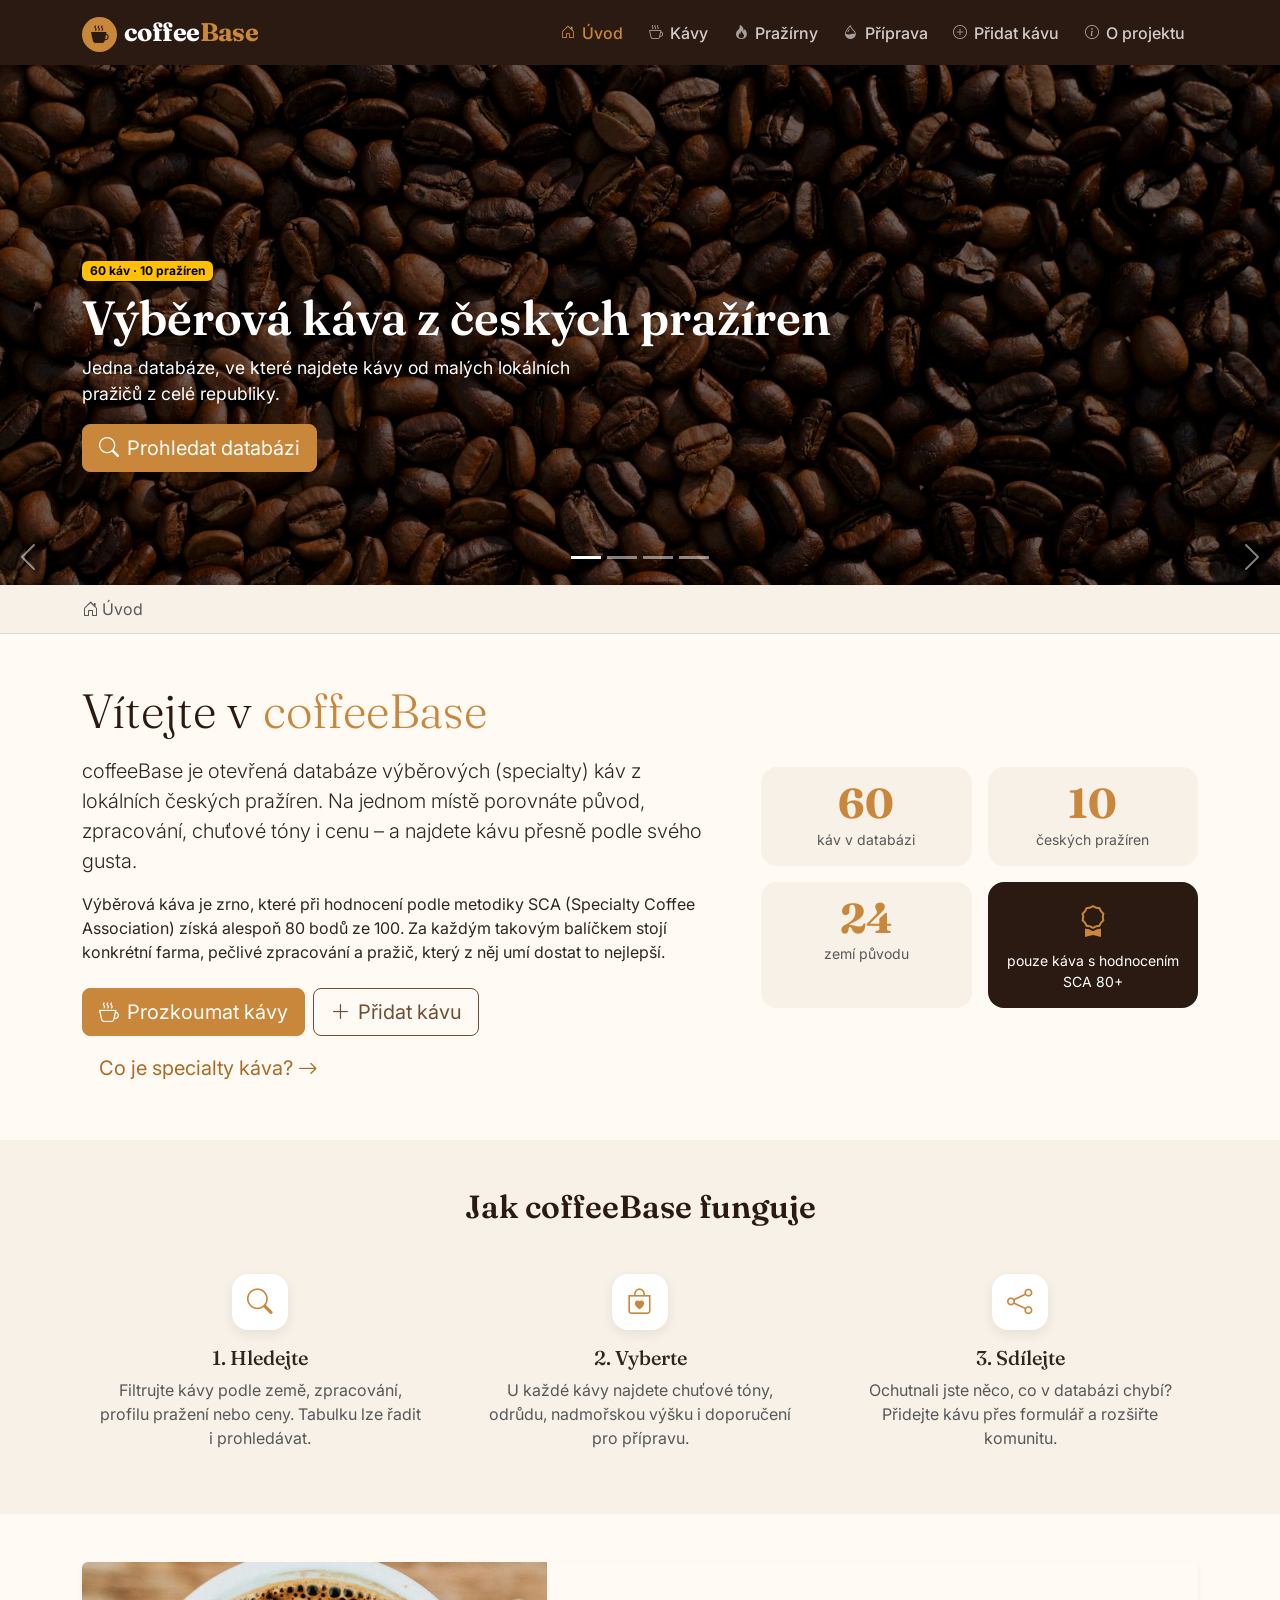
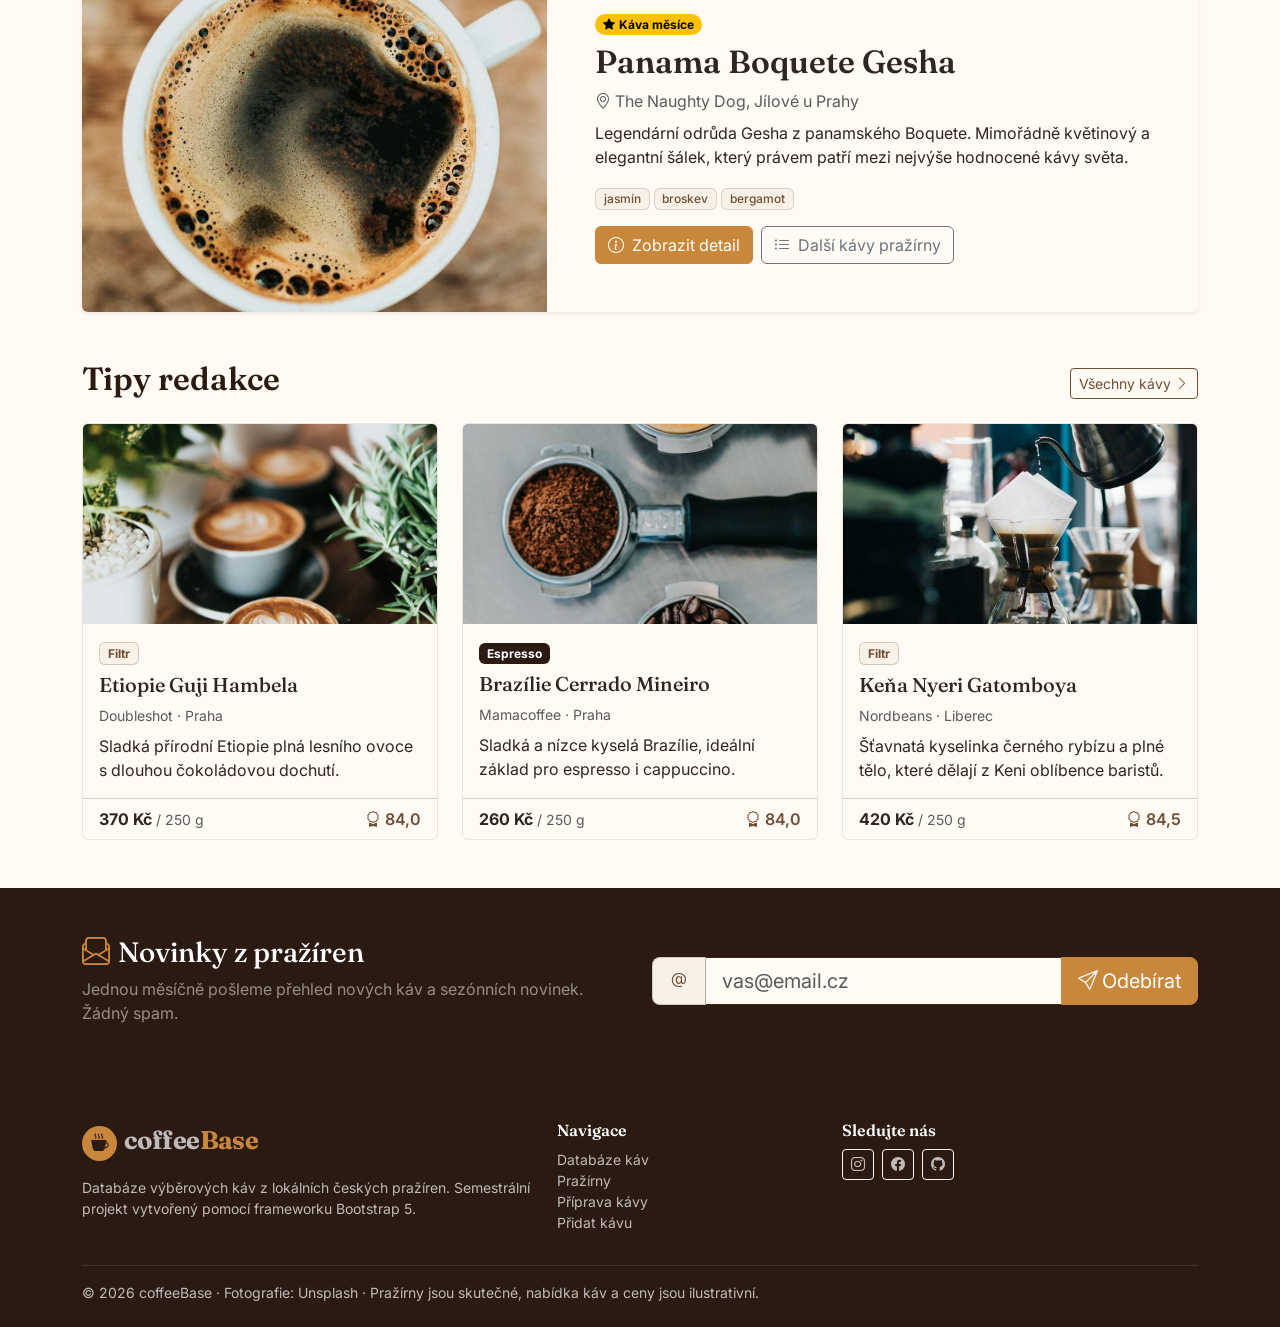
<file: index.html>
<!DOCTYPE html>
<html lang="cs">
<head>
  <meta charset="UTF-8">
  <meta name="viewport" content="width=device-width, initial-scale=1">
  <title>coffeeBase – databáze výběrových káv z českých pražíren</title>
  <meta name="description" content="coffeeBase je databáze výběrových káv z lokálních českých pražíren. Hledejte, porovnávejte a objevujte nové chutě.">
  <link rel="preconnect" href="https://fonts.googleapis.com">
  <link rel="preconnect" href="https://fonts.gstatic.com" crossorigin>
  <link href="https://fonts.googleapis.com/css2?family=Fraunces:opsz,wght@9..144,600;9..144,700&family=Inter:wght@400;500;600&display=swap" rel="stylesheet">
  <link href="https://cdn.jsdelivr.net/npm/bootstrap@5.3.3/dist/css/bootstrap.min.css" rel="stylesheet" integrity="sha384-QWTKZyjpPEjISv5WaRU9OFeRpok6YctnYmDr5pNlyT2bRjXh0JMhjY6hW+ALEwIH" crossorigin="anonymous">
  <link href="https://cdn.jsdelivr.net/npm/bootstrap-icons@1.11.3/font/bootstrap-icons.min.css" rel="stylesheet" integrity="sha384-XGjxtQfXaH2tnPFa9x+ruJTuLE3Aa6LhHSWRr1XeTyhezb4abCG4ccI5AkVDxqC+" crossorigin="anonymous">
  <link rel="icon" href="img/favicon.svg" type="image/svg+xml">
  <link href="css/style.css" rel="stylesheet">
</head>
<body>

  <!-- Logo a hlavní menu -->
  <nav class="navbar navbar-expand-lg navbar-dark navbar-coffee sticky-top">
    <div class="container">
      <a class="navbar-brand brand-logo" href="index.html">
        <span class="brand-mark"><i class="bi bi-cup-hot-fill"></i></span>coffee<span class="brand-accent">Base</span>
      </a>
      <button class="navbar-toggler" type="button" data-bs-toggle="collapse" data-bs-target="#mainNav" aria-controls="mainNav" aria-expanded="false" aria-label="Přepnout navigaci">
        <span class="navbar-toggler-icon"></span>
      </button>
      <div class="collapse navbar-collapse" id="mainNav">
        <ul class="navbar-nav ms-auto">
          <li class="nav-item"><a class="nav-link active" aria-current="page" href="index.html"><i class="bi bi-house-door"></i>Úvod</a></li>
          <li class="nav-item"><a class="nav-link" href="kavy.html"><i class="bi bi-cup-hot"></i>Kávy</a></li>
          <li class="nav-item"><a class="nav-link" href="prazirny.html"><i class="bi bi-fire"></i>Pražírny</a></li>
          <li class="nav-item"><a class="nav-link" href="priprava.html"><i class="bi bi-droplet-half"></i>Příprava</a></li>
          <li class="nav-item"><a class="nav-link" href="pridat.html"><i class="bi bi-plus-circle"></i>Přidat kávu</a></li>
          <li class="nav-item"><a class="nav-link" href="o-projektu.html"><i class="bi bi-info-circle"></i>O projektu</a></li>
        </ul>
      </div>
    </div>
  </nav>

  <!-- Carousel -->
  <div id="heroCarousel" class="carousel slide carousel-fade hero-carousel" data-bs-ride="carousel" data-bs-interval="5000">
    <div class="carousel-indicators">
      <button type="button" data-bs-target="#heroCarousel" data-bs-slide-to="0" class="active" aria-current="true" aria-label="Snímek 1"></button>
      <button type="button" data-bs-target="#heroCarousel" data-bs-slide-to="1" aria-label="Snímek 2"></button>
      <button type="button" data-bs-target="#heroCarousel" data-bs-slide-to="2" aria-label="Snímek 3"></button>
      <button type="button" data-bs-target="#heroCarousel" data-bs-slide-to="3" aria-label="Snímek 4"></button>
    </div>
    <div class="carousel-inner">
      <div class="carousel-item active">
        <img src="img/slide-zrna.jpg" class="d-block w-100" alt="Čerstvě pražená kávová zrna">
        <div class="carousel-caption container">
          <span class="badge text-bg-warning mb-2">60 káv · 10 pražíren</span>
          <h2>Výběrová káva z českých pražíren</h2>
          <p>Jedna databáze, ve které najdete kávy od malých lokálních pražičů z celé republiky.</p>
          <a href="kavy.html" class="btn btn-coffee btn-lg"><i class="bi bi-search me-2"></i>Prohledat databázi</a>
        </div>
      </div>
      <div class="carousel-item">
        <img src="img/slide-pourover.jpg" class="d-block w-100" alt="Příprava kávy metodou pour-over">
        <div class="carousel-caption container">
          <h2>Naučte se připravit dokonalý šálek</h2>
          <p>Recepty pro V60, AeroPress, French press i espresso krok za krokem.</p>
          <a href="priprava.html" class="btn btn-light btn-lg"><i class="bi bi-droplet-half me-2"></i>Návody na přípravu</a>
        </div>
      </div>
      <div class="carousel-item">
        <img src="img/slide-espresso.jpg" class="d-block w-100" alt="Páka espresso kávovaru s mletou kávou">
        <div class="carousel-caption container">
          <h2>Poznejte lidi za pražením</h2>
          <p>Od Liberce po Beskydy – představujeme pražírny, které dávají kávě chuť.</p>
          <a href="prazirny.html" class="btn btn-outline-light btn-lg"><i class="bi bi-fire me-2"></i>Seznam pražíren</a>
        </div>
      </div>
      <div class="carousel-item">
        <img src="img/slide-kavarna.jpg" class="d-block w-100" alt="Dva šálky kávy s latte art">
        <div class="carousel-caption container">
          <h2>Pijete něco skvělého?</h2>
          <p>Přidejte kávu do databáze a pomozte ostatním objevit nové chutě.</p>
          <a href="pridat.html" class="btn btn-warning btn-lg"><i class="bi bi-plus-circle me-2"></i>Přidat kávu</a>
        </div>
      </div>
    </div>
    <button class="carousel-control-prev" type="button" data-bs-target="#heroCarousel" data-bs-slide="prev">
      <span class="carousel-control-prev-icon" aria-hidden="true"></span>
      <span class="visually-hidden">Předchozí</span>
    </button>
    <button class="carousel-control-next" type="button" data-bs-target="#heroCarousel" data-bs-slide="next">
      <span class="carousel-control-next-icon" aria-hidden="true"></span>
      <span class="visually-hidden">Další</span>
    </button>
  </div>

  <!-- Drobečková navigace -->
  <div class="breadcrumb-wrap">
    <div class="container">
      <nav aria-label="breadcrumb">
        <ol class="breadcrumb">
          <li class="breadcrumb-item active" aria-current="page"><i class="bi bi-house-door me-1"></i>Úvod</li>
        </ol>
      </nav>
    </div>
  </div>

  <main>
    <!-- Úvodní text -->
    <section class="py-5">
      <div class="container">
        <div class="row align-items-center g-4 g-lg-5">
          <div class="col-lg-7">
            <h1 class="display-5 mb-3">Vítejte v <span class="text-caramel">coffeeBase</span></h1>
            <p class="lead">coffeeBase je otevřená databáze výběrových (specialty) káv z lokálních českých pražíren. Na jednom místě porovnáte původ, zpracování, chuťové tóny i cenu – a najdete kávu přesně podle svého gusta.</p>
            <p>Výběrová káva je zrno, které při hodnocení podle metodiky SCA (Specialty Coffee Association) získá alespoň 80 bodů ze 100. Za každým takovým balíčkem stojí konkrétní farma, pečlivé zpracování a pražič, který z něj umí dostat to nejlepší.</p>
            <div class="d-flex flex-wrap gap-2 mt-4">
              <a href="kavy.html" class="btn btn-coffee btn-lg"><i class="bi bi-cup-hot me-2"></i>Prozkoumat kávy</a>
              <a href="pridat.html" class="btn btn-outline-coffee btn-lg"><i class="bi bi-plus-lg me-2"></i>Přidat kávu</a>
              <a href="o-projektu.html" class="btn btn-link btn-lg text-decoration-none">Co je specialty káva? <i class="bi bi-arrow-right"></i></a>
            </div>
          </div>
          <div class="col-lg-5">
            <div class="row g-3 text-center">
              <div class="col-4 col-lg-6">
                <div class="p-3 bg-cream rounded-4 h-100">
                  <div class="stat-number">60</div>
                  <div class="small text-body-secondary mt-1">káv v databázi</div>
                </div>
              </div>
              <div class="col-4 col-lg-6">
                <div class="p-3 bg-cream rounded-4 h-100">
                  <div class="stat-number">10</div>
                  <div class="small text-body-secondary mt-1">českých pražíren</div>
                </div>
              </div>
              <div class="col-4 col-lg-6">
                <div class="p-3 bg-cream rounded-4 h-100">
                  <div class="stat-number">24</div>
                  <div class="small text-body-secondary mt-1">zemí původu</div>
                </div>
              </div>
              <div class="col-12 col-lg-6">
                <div class="p-3 bg-espresso text-white rounded-4 h-100 d-flex flex-column justify-content-center">
                  <i class="bi bi-award fs-2 text-caramel"></i>
                  <div class="small mt-1">pouze káva s hodnocením SCA 80+</div>
                </div>
              </div>
            </div>
          </div>
        </div>
      </div>
    </section>

    <!-- Jak coffeeBase funguje -->
    <section class="py-5 bg-cream">
      <div class="container">
        <h2 class="text-center mb-5">Jak coffeeBase funguje</h2>
        <div class="row g-4">
          <div class="col-md-4">
            <div class="text-center px-lg-3">
              <span class="feature-icon mb-3"><i class="bi bi-search"></i></span>
              <h3 class="h5">1. Hledejte</h3>
              <p class="text-body-secondary">Filtrujte kávy podle země, zpracování, profilu pražení nebo ceny. Tabulku lze řadit i prohledávat.</p>
            </div>
          </div>
          <div class="col-md-4">
            <div class="text-center px-lg-3">
              <span class="feature-icon mb-3"><i class="bi bi-bag-heart"></i></span>
              <h3 class="h5">2. Vyberte</h3>
              <p class="text-body-secondary">U každé kávy najdete chuťové tóny, odrůdu, nadmořskou výšku i doporučení pro přípravu.</p>
            </div>
          </div>
          <div class="col-md-4">
            <div class="text-center px-lg-3">
              <span class="feature-icon mb-3"><i class="bi bi-share"></i></span>
              <h3 class="h5">3. Sdílejte</h3>
              <p class="text-body-secondary">Ochutnali jste něco, co v databázi chybí? Přidejte kávu přes formulář a rozšiřte komunitu.</p>
            </div>
          </div>
        </div>
      </div>
    </section>

    <!-- Káva měsíce -->
    <section class="py-5">
      <div class="container">
        <div class="card border-0 shadow-sm overflow-hidden">
          <div class="row g-0">
            <div class="col-md-5">
              <img src="img/card-salek.jpg" class="img-fluid h-100 w-100 object-fit-cover" alt="Šálek černé kávy na dřevěném stole" style="min-height: 260px;">
            </div>
            <div class="col-md-7">
              <div class="card-body p-4 p-lg-5">
                <span class="badge rounded-pill text-bg-warning mb-2"><i class="bi bi-star-fill me-1"></i>Káva měsíce</span>
                <h2 class="card-title">Panama Boquete Gesha</h2>
                <p class="text-body-secondary mb-2"><i class="bi bi-geo-alt me-1"></i>The Naughty Dog, Jílové u Prahy</p>
                <p class="card-text">Legendární odrůda Gesha z panamského Boquete. Mimořádně květinový a elegantní šálek, který právem patří mezi nejvýše hodnocené kávy světa.</p>
                <div class="mb-3">
                  <span class="badge note-badge">jasmín</span>
                  <span class="badge note-badge">broskev</span>
                  <span class="badge note-badge">bergamot</span>
                </div>
                <button type="button" class="btn btn-coffee" data-bs-toggle="modal" data-bs-target="#coffeeOfMonthModal">
                  <i class="bi bi-info-circle me-2"></i>Zobrazit detail
                </button>
                <a href="kavy.html?prazirna=The%20Naughty%20Dog" class="btn btn-outline-secondary ms-1"><i class="bi bi-list-ul me-2"></i>Další kávy pražírny</a>
              </div>
            </div>
          </div>
        </div>
      </div>
    </section>

    <!-- Tipy redakce -->
    <section class="pb-5">
      <div class="container">
        <div class="d-flex justify-content-between align-items-end mb-4">
          <h2 class="mb-0">Tipy redakce</h2>
          <a href="kavy.html" class="btn btn-sm btn-outline-coffee">Všechny kávy <i class="bi bi-chevron-right"></i></a>
        </div>
        <div class="row g-4">
          <div class="col-md-6 col-lg-4">
            <div class="card card-coffee h-100">
              <img src="img/card-latte.jpg" class="card-img-top" alt="Šálky cappuccina s latte art">
              <div class="card-body">
                <span class="badge badge-filtr mb-2">Filtr</span>
                <h3 class="card-title h5">Etiopie Guji Hambela</h3>
                <p class="small text-body-secondary mb-2">Doubleshot · Praha</p>
                <p class="card-text">Sladká přírodní Etiopie plná lesního ovoce s dlouhou čokoládovou dochutí.</p>
              </div>
              <div class="card-footer bg-transparent d-flex justify-content-between align-items-center">
                <strong>370 Kč <span class="fw-normal small text-body-secondary">/ 250 g</span></strong>
                <span class="sca-score" data-bs-toggle="tooltip" data-bs-title="Hodnocení podle SCA (0–100)"><i class="bi bi-award me-1"></i>84,0</span>
              </div>
            </div>
          </div>
          <div class="col-md-6 col-lg-4">
            <div class="card card-coffee h-100">
              <img src="img/card-portafilter.jpg" class="card-img-top" alt="Páky kávovaru se zrny, mletou kávou a latte">
              <div class="card-body">
                <span class="badge badge-espresso mb-2">Espresso</span>
                <h3 class="card-title h5">Brazílie Cerrado Mineiro</h3>
                <p class="small text-body-secondary mb-2">Mamacoffee · Praha</p>
                <p class="card-text">Sladká a nízce kyselá Brazílie, ideální základ pro espresso i cappuccino.</p>
              </div>
              <div class="card-footer bg-transparent d-flex justify-content-between align-items-center">
                <strong>260 Kč <span class="fw-normal small text-body-secondary">/ 250 g</span></strong>
                <span class="sca-score" data-bs-toggle="tooltip" data-bs-title="Hodnocení podle SCA (0–100)"><i class="bi bi-award me-1"></i>84,0</span>
              </div>
            </div>
          </div>
          <div class="col-md-12 col-lg-4">
            <div class="card card-coffee h-100">
              <img src="img/slide-pourover.jpg" class="card-img-top" alt="Příprava filtrované kávy">
              <div class="card-body">
                <span class="badge badge-filtr mb-2">Filtr</span>
                <h3 class="card-title h5">Keňa Nyeri Gatomboya</h3>
                <p class="small text-body-secondary mb-2">Nordbeans · Liberec</p>
                <p class="card-text">Šťavnatá kyselinka černého rybízu a plné tělo, které dělají z Keni oblíbence baristů.</p>
              </div>
              <div class="card-footer bg-transparent d-flex justify-content-between align-items-center">
                <strong>420 Kč <span class="fw-normal small text-body-secondary">/ 250 g</span></strong>
                <span class="sca-score" data-bs-toggle="tooltip" data-bs-title="Hodnocení podle SCA (0–100)"><i class="bi bi-award me-1"></i>84,5</span>
              </div>
            </div>
          </div>
        </div>
      </div>
    </section>

    <!-- Newsletter -->
    <section class="py-5 bg-espresso text-white">
      <div class="container">
        <div class="row align-items-center g-4">
          <div class="col-lg-6">
            <h2 class="text-white h3 mb-2"><i class="bi bi-envelope-paper text-caramel me-2"></i>Novinky z pražíren</h2>
            <p class="mb-0 text-white-50">Jednou měsíčně pošleme přehled nových káv a sezónních novinek. Žádný spam.</p>
          </div>
          <div class="col-lg-6">
            <form id="newsletterForm" class="input-group input-group-lg">
              <span class="input-group-text"><i class="bi bi-at"></i></span>
              <input type="email" class="form-control" name="email" placeholder="vas@email.cz" aria-label="E-mail" required>
              <button class="btn btn-coffee" type="submit"><i class="bi bi-send me-1"></i>Odebírat</button>
            </form>
          </div>
        </div>
      </div>
    </section>
  </main>

  <!-- Modal: detail kávy měsíce -->
  <div class="modal fade" id="coffeeOfMonthModal" tabindex="-1" aria-labelledby="coffeeOfMonthLabel" aria-hidden="true">
    <div class="modal-dialog modal-lg modal-dialog-centered modal-dialog-scrollable">
      <div class="modal-content">
        <div class="modal-header">
          <h2 class="modal-title h4" id="coffeeOfMonthLabel"><i class="bi bi-star-fill text-warning me-2"></i>Panama Boquete Gesha</h2>
          <button type="button" class="btn-close" data-bs-dismiss="modal" aria-label="Zavřít"></button>
        </div>
        <div class="modal-body">
          <div class="row g-4">
            <div class="col-md-5">
              <img src="img/card-salek.jpg" class="img-fluid rounded-3" alt="Šálek kávy">
              <div class="mt-3">
                <div class="d-flex justify-content-between small mb-1"><span>Kyselost</span><span>4/5</span></div>
                <div class="progress mb-2" role="progressbar" aria-label="Kyselost" aria-valuenow="80" aria-valuemin="0" aria-valuemax="100" style="height: 8px;"><div class="progress-bar bg-warning" style="width: 80%"></div></div>
                <div class="d-flex justify-content-between small mb-1"><span>Sladkost</span><span>4/5</span></div>
                <div class="progress mb-2" role="progressbar" aria-label="Sladkost" aria-valuenow="80" aria-valuemin="0" aria-valuemax="100" style="height: 8px;"><div class="progress-bar bg-warning" style="width: 80%"></div></div>
                <div class="d-flex justify-content-between small mb-1"><span>Tělo</span><span>2/5</span></div>
                <div class="progress" role="progressbar" aria-label="Tělo" aria-valuenow="40" aria-valuemin="0" aria-valuemax="100" style="height: 8px;"><div class="progress-bar bg-warning" style="width: 40%"></div></div>
              </div>
            </div>
            <div class="col-md-7">
              <p>Gesha (někdy psaná Geisha) pochází původně z etiopských lesů u města Gesha. Světovou proslulost získala v roce 2004, kdy farma Hacienda La Esmeralda v panamském Boquete s touto odrůdou ovládla soutěž Best of Panama. Dnes patří k nejdražším kávám na světě.</p>
              <table class="table table-sm mb-0">
                <tbody>
                  <tr><th scope="row">Pražírna</th><td>The Naughty Dog, Jílové u Prahy</td></tr>
                  <tr><th scope="row">Původ</th><td>Panama, Boquete</td></tr>
                  <tr><th scope="row">Odrůda</th><td>Gesha</td></tr>
                  <tr><th scope="row">Zpracování</th><td>Praná</td></tr>
                  <tr><th scope="row">Nadmořská výška</th><td>1600–1800 m n. m.</td></tr>
                  <tr><th scope="row">Pražení</th><td><span class="badge badge-filtr">Filtr</span></td></tr>
                  <tr><th scope="row">SCA skóre</th><td>88,5</td></tr>
                  <tr><th scope="row">Cena</th><td>880 Kč / 250 g</td></tr>
                </tbody>
              </table>
            </div>
          </div>
          <div class="alert alert-warning d-flex align-items-start mt-4 mb-0" role="alert">
            <i class="bi bi-lightbulb me-2 fs-5"></i>
            <div><strong>Tip na přípravu:</strong> V60, 15 g kávy na 250 g vody o teplotě 93 °C, celkový čas 2:45. Nechte kávu trochu vychladnout – květinové tóny se projeví výrazněji.</div>
          </div>
        </div>
        <div class="modal-footer">
          <a href="priprava.html" class="btn btn-outline-coffee"><i class="bi bi-droplet-half me-1"></i>Návod na V60</a>
          <button type="button" class="btn btn-secondary" data-bs-dismiss="modal">Zavřít</button>
        </div>
      </div>
    </div>
  </div>

  <!-- Toast pro newsletter -->
  <div class="toast-container position-fixed bottom-0 start-50 translate-middle-x p-3">
    <div id="newsletterToast" class="toast align-items-center text-bg-success border-0" role="status" aria-live="polite" aria-atomic="true">
      <div class="d-flex">
        <div class="toast-body"><i class="bi bi-check-circle me-2"></i>Díky! Přihlášení k odběru proběhlo úspěšně.</div>
        <button type="button" class="btn-close btn-close-white me-2 m-auto" data-bs-dismiss="toast" aria-label="Zavřít"></button>
      </div>
    </div>
  </div>

  <!-- Patička -->
  <footer class="site-footer pt-5 pb-4">
    <div class="container">
      <div class="row g-4">
        <div class="col-md-5">
          <a class="brand-logo text-decoration-none" href="index.html"><span class="brand-mark"><i class="bi bi-cup-hot-fill"></i></span>coffee<span class="brand-accent">Base</span></a>
          <p class="mt-3 small">Databáze výběrových káv z lokálních českých pražíren. Semestrální projekt vytvořený pomocí frameworku Bootstrap 5.</p>
        </div>
        <div class="col-6 col-md-3">
          <h5>Navigace</h5>
          <ul class="list-unstyled small">
            <li><a href="kavy.html">Databáze káv</a></li>
            <li><a href="prazirny.html">Pražírny</a></li>
            <li><a href="priprava.html">Příprava kávy</a></li>
            <li><a href="pridat.html">Přidat kávu</a></li>
          </ul>
        </div>
        <div class="col-6 col-md-4">
          <h5>Sledujte nás</h5>
          <div class="d-flex gap-2">
            <a href="#" class="btn btn-outline-light btn-sm" aria-label="Instagram"><i class="bi bi-instagram"></i></a>
            <a href="#" class="btn btn-outline-light btn-sm" aria-label="Facebook"><i class="bi bi-facebook"></i></a>
            <a href="#" class="btn btn-outline-light btn-sm" aria-label="GitHub"><i class="bi bi-github"></i></a>
          </div>
        </div>
      </div>
      <hr class="border-secondary">
      <p class="small mb-0">&copy; 2026 coffeeBase · Fotografie: Unsplash · Pražírny jsou skutečné, nabídka káv a ceny jsou ilustrativní.</p>
    </div>
  </footer>

  <button type="button" class="btn btn-coffee rounded-circle back-to-top" aria-label="Zpět nahoru"><i class="bi bi-arrow-up"></i></button>

  <script src="https://cdn.jsdelivr.net/npm/bootstrap@5.3.3/dist/js/bootstrap.bundle.min.js" integrity="sha384-YvpcrYf0tY3lHB60NNkmXc5s9fDVZLESaAA55NDzOxhy9GkcIdslK1eN7N6jIeHz" crossorigin="anonymous"></script>
  <script src="js/main.js"></script>
</body>
</html>
</file>
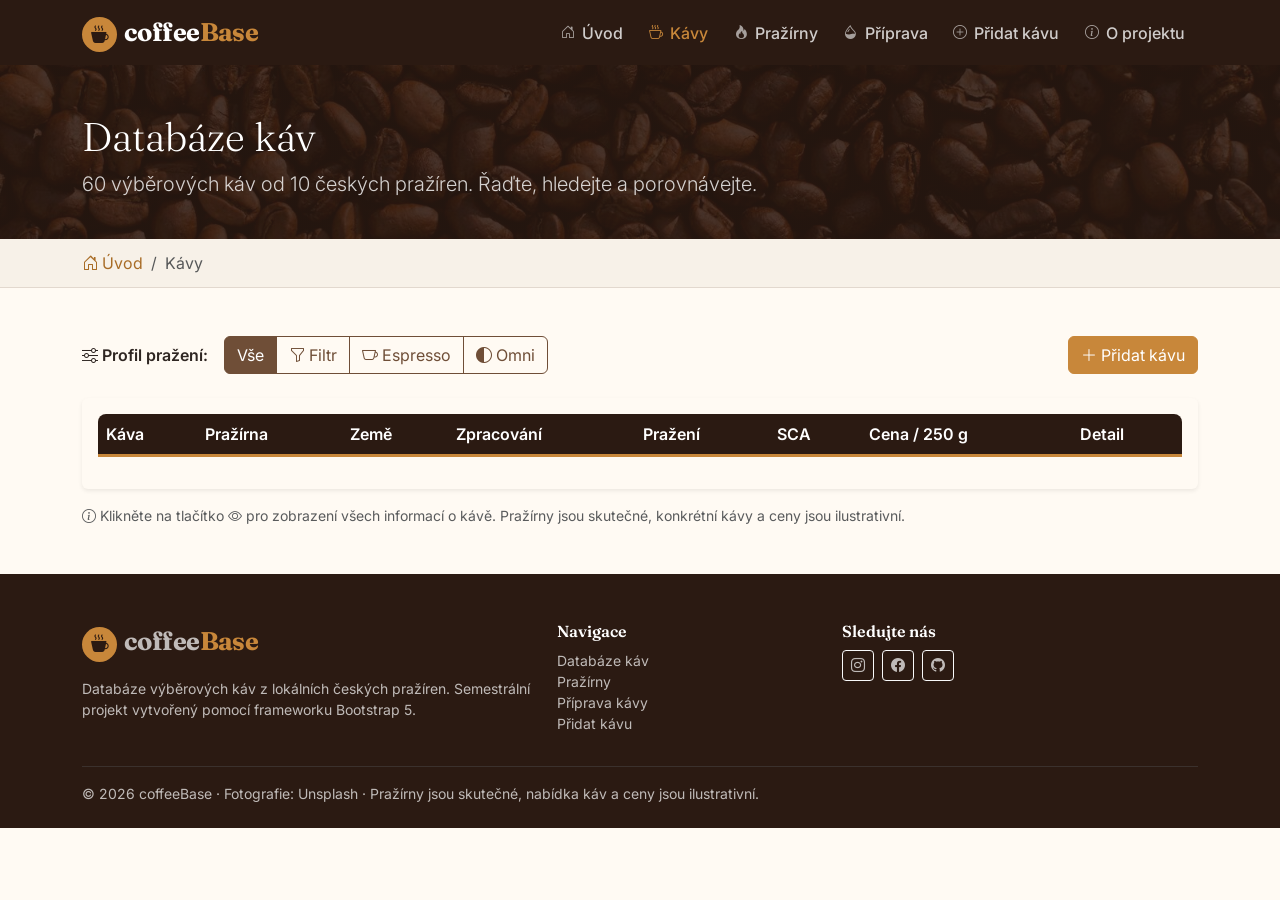
<file: kavy.html>
<!DOCTYPE html>
<html lang="cs">
<head>
  <meta charset="UTF-8">
  <meta name="viewport" content="width=device-width, initial-scale=1">
  <title>Databáze káv – coffeeBase</title>
  <meta name="description" content="Prohledávejte 60 výběrových káv z českých pražíren podle původu, zpracování, pražení a ceny.">
  <link rel="preconnect" href="https://fonts.googleapis.com">
  <link rel="preconnect" href="https://fonts.gstatic.com" crossorigin>
  <link href="https://fonts.googleapis.com/css2?family=Fraunces:opsz,wght@9..144,600;9..144,700&family=Inter:wght@400;500;600&display=swap" rel="stylesheet">
  <link href="https://cdn.jsdelivr.net/npm/bootstrap@5.3.3/dist/css/bootstrap.min.css" rel="stylesheet" integrity="sha384-QWTKZyjpPEjISv5WaRU9OFeRpok6YctnYmDr5pNlyT2bRjXh0JMhjY6hW+ALEwIH" crossorigin="anonymous">
  <link href="https://cdn.jsdelivr.net/npm/bootstrap-icons@1.11.3/font/bootstrap-icons.min.css" rel="stylesheet" integrity="sha384-XGjxtQfXaH2tnPFa9x+ruJTuLE3Aa6LhHSWRr1XeTyhezb4abCG4ccI5AkVDxqC+" crossorigin="anonymous">
  <link href="https://cdn.datatables.net/2.1.8/css/dataTables.bootstrap5.min.css" rel="stylesheet" integrity="sha384-3ptzuE+Rcpo/oIGgcQ40Oz3iGZ2GxGeQ/RZEyYncPivDl3lFBCI4eiS7PZAghYuS" crossorigin="anonymous">
  <link href="https://cdn.datatables.net/responsive/3.0.3/css/responsive.bootstrap5.min.css" rel="stylesheet" integrity="sha384-seyUnB//1QOFEqox9uI7YTLBgz9jBwFRqZvsEPFrTw6NAsFEo70nhBWsQfODqiYA" crossorigin="anonymous">
  <link rel="icon" href="img/favicon.svg" type="image/svg+xml">
  <link href="css/style.css" rel="stylesheet">
</head>
<body>

  <!-- Logo a hlavní menu -->
  <nav class="navbar navbar-expand-lg navbar-dark navbar-coffee sticky-top">
    <div class="container">
      <a class="navbar-brand brand-logo" href="index.html">
        <span class="brand-mark"><i class="bi bi-cup-hot-fill"></i></span>coffee<span class="brand-accent">Base</span>
      </a>
      <button class="navbar-toggler" type="button" data-bs-toggle="collapse" data-bs-target="#mainNav" aria-controls="mainNav" aria-expanded="false" aria-label="Přepnout navigaci">
        <span class="navbar-toggler-icon"></span>
      </button>
      <div class="collapse navbar-collapse" id="mainNav">
        <ul class="navbar-nav ms-auto">
          <li class="nav-item"><a class="nav-link" href="index.html"><i class="bi bi-house-door"></i>Úvod</a></li>
          <li class="nav-item"><a class="nav-link active" aria-current="page" href="kavy.html"><i class="bi bi-cup-hot"></i>Kávy</a></li>
          <li class="nav-item"><a class="nav-link" href="prazirny.html"><i class="bi bi-fire"></i>Pražírny</a></li>
          <li class="nav-item"><a class="nav-link" href="priprava.html"><i class="bi bi-droplet-half"></i>Příprava</a></li>
          <li class="nav-item"><a class="nav-link" href="pridat.html"><i class="bi bi-plus-circle"></i>Přidat kávu</a></li>
          <li class="nav-item"><a class="nav-link" href="o-projektu.html"><i class="bi bi-info-circle"></i>O projektu</a></li>
        </ul>
      </div>
    </div>
  </nav>

  <header class="page-header">
    <div class="container">
      <h1 class="display-6">Databáze káv</h1>
      <p class="lead mb-0">60 výběrových káv od 10 českých pražíren. Řaďte, hledejte a porovnávejte.</p>
    </div>
  </header>

  <!-- Drobečková navigace -->
  <div class="breadcrumb-wrap">
    <div class="container">
      <nav aria-label="breadcrumb">
        <ol class="breadcrumb">
          <li class="breadcrumb-item"><a href="index.html"><i class="bi bi-house-door me-1"></i>Úvod</a></li>
          <li class="breadcrumb-item active" aria-current="page">Kávy</li>
        </ol>
      </nav>
    </div>
  </div>

  <main class="py-5">
    <div class="container">

      <div id="roasterFilterAlert" class="alert alert-info d-flex flex-wrap align-items-center justify-content-between gap-2 d-none" role="status">
        <span><i class="bi bi-funnel me-2"></i>Zobrazeny kávy pražírny <strong id="roasterFilterName"></strong></span>
        <a href="kavy.html" class="btn btn-sm btn-outline-coffee"><i class="bi bi-x-lg me-1"></i>Zrušit filtr</a>
      </div>

      <div class="d-flex flex-wrap align-items-center gap-3 mb-4">
        <span class="fw-semibold"><i class="bi bi-sliders me-1"></i>Profil pražení:</span>
        <div class="btn-group flex-wrap" role="group" aria-label="Filtr podle pražení">
          <input type="radio" class="btn-check" name="roastFilter" id="roastAll" value="" checked>
          <label class="btn btn-outline-coffee" for="roastAll">Vše</label>
          <input type="radio" class="btn-check" name="roastFilter" id="roastFiltr" value="Filtr">
          <label class="btn btn-outline-coffee" for="roastFiltr"><i class="bi bi-funnel me-1"></i>Filtr</label>
          <input type="radio" class="btn-check" name="roastFilter" id="roastEspresso" value="Espresso">
          <label class="btn btn-outline-coffee" for="roastEspresso"><i class="bi bi-cup me-1"></i>Espresso</label>
          <input type="radio" class="btn-check" name="roastFilter" id="roastOmni" value="Omni">
          <label class="btn btn-outline-coffee" for="roastOmni"><i class="bi bi-circle-half me-1"></i>Omni</label>
        </div>
        <a href="pridat.html" class="btn btn-coffee ms-md-auto"><i class="bi bi-plus-lg me-1"></i>Přidat kávu</a>
      </div>

      <div class="card border-0 shadow-sm">
        <div class="card-body">
          <table id="coffeeTable" class="table table-striped table-hover w-100">
            <thead>
              <tr>
                <th>Káva</th>
                <th>Pražírna</th>
                <th>Země</th>
                <th>Zpracování</th>
                <th>Pražení</th>
                <th>SCA</th>
                <th>Cena / 250 g</th>
                <th>Detail</th>
              </tr>
            </thead>
          </table>
        </div>
      </div>

      <p class="small text-body-secondary mt-3 mb-0"><i class="bi bi-info-circle me-1"></i>Klikněte na tlačítko <i class="bi bi-eye"></i> pro zobrazení všech informací o kávě. Pražírny jsou skutečné, konkrétní kávy a ceny jsou ilustrativní.</p>
    </div>
  </main>

  <!-- Modal: detail kávy (plněn z js/kavy.js) -->
  <div class="modal fade" id="coffeeModal" tabindex="-1" aria-labelledby="coffeeModalLabel" aria-hidden="true">
    <div class="modal-dialog modal-lg modal-dialog-centered modal-dialog-scrollable">
      <div class="modal-content">
        <div class="modal-header">
          <div>
            <h2 class="modal-title h4" id="coffeeModalLabel"></h2>
            <div class="small text-body-secondary" id="coffeeModalRoaster"></div>
          </div>
          <button type="button" class="btn-close" data-bs-dismiss="modal" aria-label="Zavřít"></button>
        </div>
        <div class="modal-body">
          <p id="coffeeModalDesc" class="lead fs-6"></p>
          <div class="mb-3" id="coffeeModalNotes"></div>
          <table class="table table-sm">
            <tbody id="coffeeModalTable"></tbody>
          </table>
          <div class="alert alert-warning d-flex align-items-start mb-0" role="alert">
            <i class="bi bi-lightbulb me-2 fs-5"></i>
            <div><strong>Doporučená příprava:</strong> <span id="coffeeModalBrew"></span></div>
          </div>
        </div>
        <div class="modal-footer">
          <a href="priprava.html" class="btn btn-outline-coffee"><i class="bi bi-droplet-half me-1"></i>Návody na přípravu</a>
          <button type="button" class="btn btn-secondary" data-bs-dismiss="modal">Zavřít</button>
        </div>
      </div>
    </div>
  </div>

  <!-- Patička -->
  <footer class="site-footer pt-5 pb-4">
    <div class="container">
      <div class="row g-4">
        <div class="col-md-5">
          <a class="brand-logo text-decoration-none" href="index.html"><span class="brand-mark"><i class="bi bi-cup-hot-fill"></i></span>coffee<span class="brand-accent">Base</span></a>
          <p class="mt-3 small">Databáze výběrových káv z lokálních českých pražíren. Semestrální projekt vytvořený pomocí frameworku Bootstrap 5.</p>
        </div>
        <div class="col-6 col-md-3">
          <h5>Navigace</h5>
          <ul class="list-unstyled small">
            <li><a href="kavy.html">Databáze káv</a></li>
            <li><a href="prazirny.html">Pražírny</a></li>
            <li><a href="priprava.html">Příprava kávy</a></li>
            <li><a href="pridat.html">Přidat kávu</a></li>
          </ul>
        </div>
        <div class="col-6 col-md-4">
          <h5>Sledujte nás</h5>
          <div class="d-flex gap-2">
            <a href="#" class="btn btn-outline-light btn-sm" aria-label="Instagram"><i class="bi bi-instagram"></i></a>
            <a href="#" class="btn btn-outline-light btn-sm" aria-label="Facebook"><i class="bi bi-facebook"></i></a>
            <a href="#" class="btn btn-outline-light btn-sm" aria-label="GitHub"><i class="bi bi-github"></i></a>
          </div>
        </div>
      </div>
      <hr class="border-secondary">
      <p class="small mb-0">&copy; 2026 coffeeBase · Fotografie: Unsplash · Pražírny jsou skutečné, nabídka káv a ceny jsou ilustrativní.</p>
    </div>
  </footer>

  <button type="button" class="btn btn-coffee rounded-circle back-to-top" aria-label="Zpět nahoru"><i class="bi bi-arrow-up"></i></button>

  <script src="https://code.jquery.com/jquery-3.7.1.min.js" integrity="sha384-1H217gwSVyLSIfaLxHbE7dRb3v4mYCKbpQvzx0cegeju1MVsGrX5xXxAvs/HgeFs" crossorigin="anonymous"></script>
  <script src="https://cdn.jsdelivr.net/npm/bootstrap@5.3.3/dist/js/bootstrap.bundle.min.js" integrity="sha384-YvpcrYf0tY3lHB60NNkmXc5s9fDVZLESaAA55NDzOxhy9GkcIdslK1eN7N6jIeHz" crossorigin="anonymous"></script>
  <script src="https://cdn.datatables.net/2.1.8/js/dataTables.min.js" integrity="sha384-MgwUq0TVErv5Lkj/jIAgQpC+iUIqwhwXxJMfrZQVAOhr++1MR02yXH8aXdPc3fk0" crossorigin="anonymous"></script>
  <script src="https://cdn.datatables.net/2.1.8/js/dataTables.bootstrap5.min.js" integrity="sha384-G85lmdZCo2WkHaZ8U1ZceHekzKcg37sFrs4St2+u/r2UtfvSDQmQrkMsEx4Cgv/W" crossorigin="anonymous"></script>
  <script src="https://cdn.datatables.net/responsive/3.0.3/js/dataTables.responsive.min.js" integrity="sha384-FK2V6NwNQJgRo1DLlp661Ln0PS7mrkdLRB+4vvBBnlq30SLGHPDHW5+Cl109IpcP" crossorigin="anonymous"></script>
  <script src="https://cdn.datatables.net/responsive/3.0.3/js/responsive.bootstrap5.min.js" integrity="sha384-kg2n/a10bBsRCaIeUrjwzhJm6/RSujqXCxCzZqZp4XEDYaiElhtrW9SoMWNNQ+v3" crossorigin="anonymous"></script>
  <script src="js/data.js"></script>
  <script src="js/main.js"></script>
  <script src="js/kavy.js"></script>
</body>
</html>
</file>
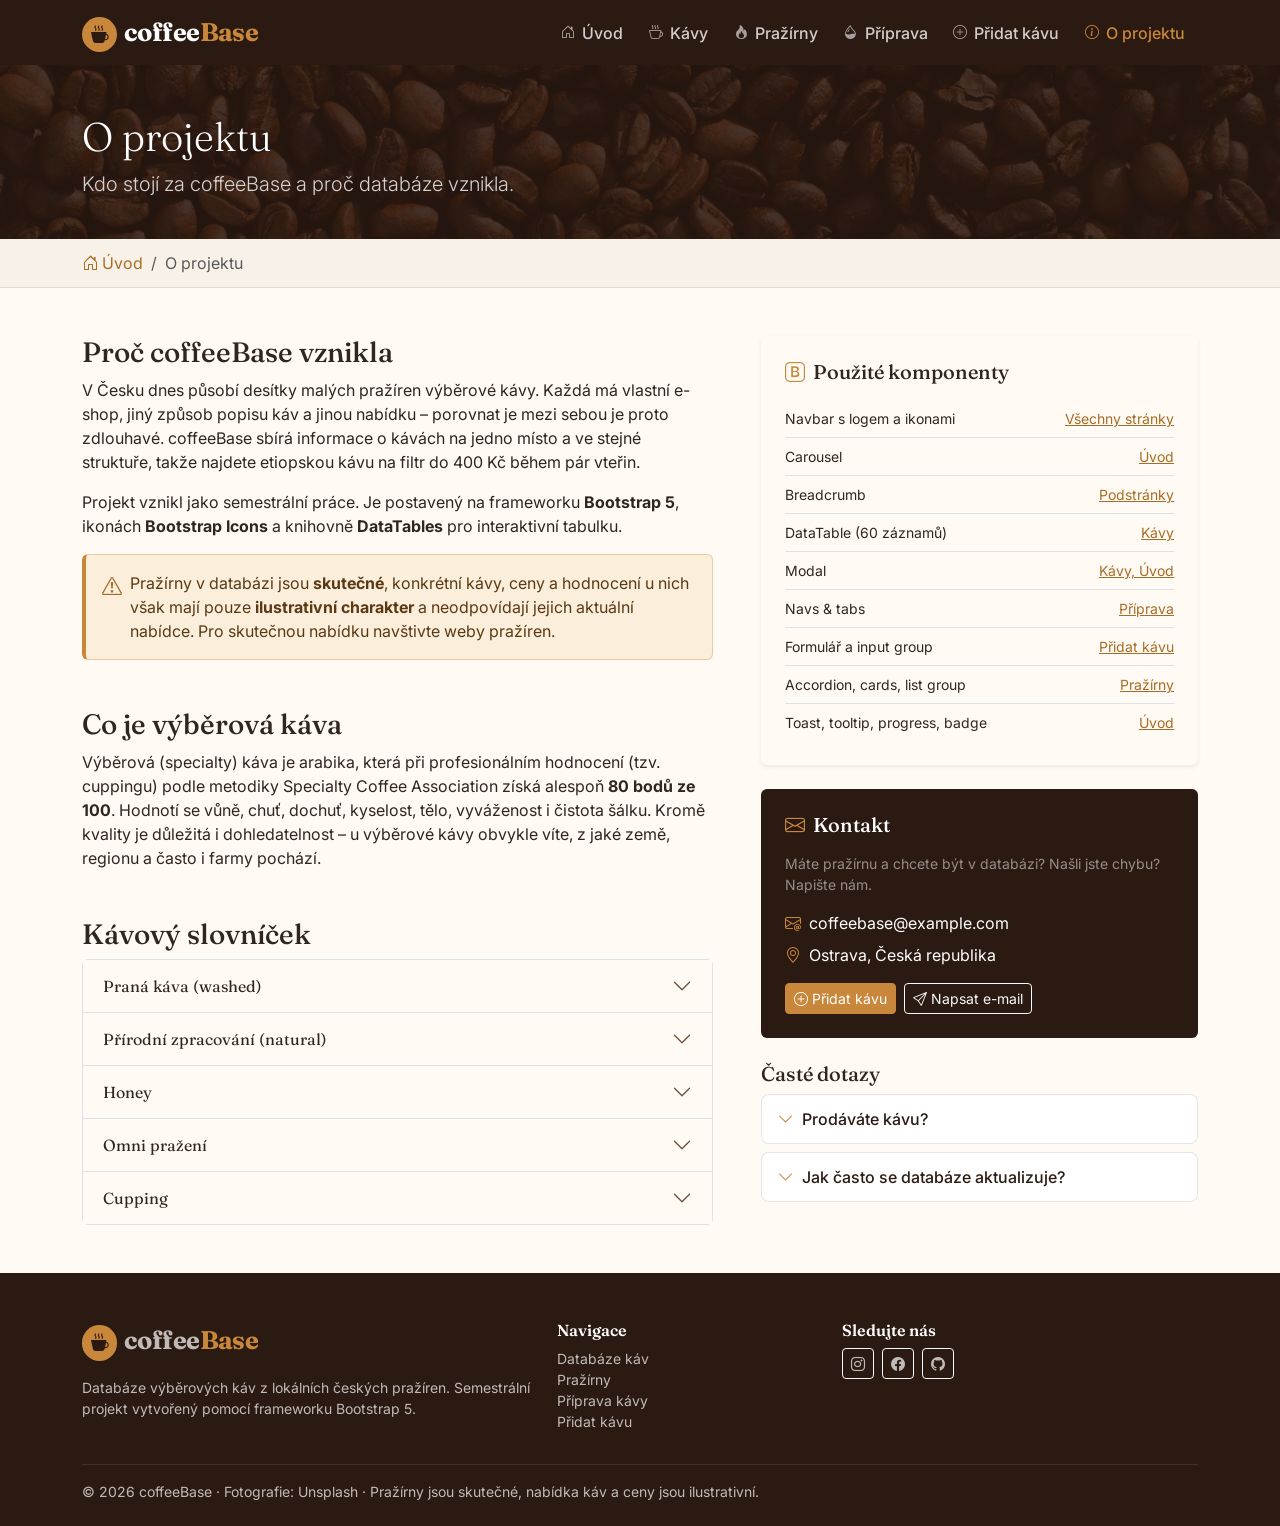
<file: o-projektu.html>
<!DOCTYPE html>
<html lang="cs">
<head>
  <meta charset="UTF-8">
  <meta name="viewport" content="width=device-width, initial-scale=1">
  <title>O projektu – coffeeBase</title>
  <meta name="description" content="O projektu coffeeBase, co je výběrová káva a kávový slovníček.">
  <link rel="preconnect" href="https://fonts.googleapis.com">
  <link rel="preconnect" href="https://fonts.gstatic.com" crossorigin>
  <link href="https://fonts.googleapis.com/css2?family=Fraunces:opsz,wght@9..144,600;9..144,700&family=Inter:wght@400;500;600&display=swap" rel="stylesheet">
  <link href="https://cdn.jsdelivr.net/npm/bootstrap@5.3.3/dist/css/bootstrap.min.css" rel="stylesheet" integrity="sha384-QWTKZyjpPEjISv5WaRU9OFeRpok6YctnYmDr5pNlyT2bRjXh0JMhjY6hW+ALEwIH" crossorigin="anonymous">
  <link href="https://cdn.jsdelivr.net/npm/bootstrap-icons@1.11.3/font/bootstrap-icons.min.css" rel="stylesheet" integrity="sha384-XGjxtQfXaH2tnPFa9x+ruJTuLE3Aa6LhHSWRr1XeTyhezb4abCG4ccI5AkVDxqC+" crossorigin="anonymous">
  <link rel="icon" href="img/favicon.svg" type="image/svg+xml">
  <link href="css/style.css" rel="stylesheet">
</head>
<body>

  <!-- Logo a hlavní menu -->
  <nav class="navbar navbar-expand-lg navbar-dark navbar-coffee sticky-top">
    <div class="container">
      <a class="navbar-brand brand-logo" href="index.html">
        <span class="brand-mark"><i class="bi bi-cup-hot-fill"></i></span>coffee<span class="brand-accent">Base</span>
      </a>
      <button class="navbar-toggler" type="button" data-bs-toggle="collapse" data-bs-target="#mainNav" aria-controls="mainNav" aria-expanded="false" aria-label="Přepnout navigaci">
        <span class="navbar-toggler-icon"></span>
      </button>
      <div class="collapse navbar-collapse" id="mainNav">
        <ul class="navbar-nav ms-auto">
          <li class="nav-item"><a class="nav-link" href="index.html"><i class="bi bi-house-door"></i>Úvod</a></li>
          <li class="nav-item"><a class="nav-link" href="kavy.html"><i class="bi bi-cup-hot"></i>Kávy</a></li>
          <li class="nav-item"><a class="nav-link" href="prazirny.html"><i class="bi bi-fire"></i>Pražírny</a></li>
          <li class="nav-item"><a class="nav-link" href="priprava.html"><i class="bi bi-droplet-half"></i>Příprava</a></li>
          <li class="nav-item"><a class="nav-link" href="pridat.html"><i class="bi bi-plus-circle"></i>Přidat kávu</a></li>
          <li class="nav-item"><a class="nav-link active" aria-current="page" href="o-projektu.html"><i class="bi bi-info-circle"></i>O projektu</a></li>
        </ul>
      </div>
    </div>
  </nav>

  <header class="page-header">
    <div class="container">
      <h1 class="display-6">O projektu</h1>
      <p class="lead mb-0">Kdo stojí za coffeeBase a proč databáze vznikla.</p>
    </div>
  </header>

  <!-- Drobečková navigace -->
  <div class="breadcrumb-wrap">
    <div class="container">
      <nav aria-label="breadcrumb">
        <ol class="breadcrumb">
          <li class="breadcrumb-item"><a href="index.html"><i class="bi bi-house-door me-1"></i>Úvod</a></li>
          <li class="breadcrumb-item active" aria-current="page">O projektu</li>
        </ol>
      </nav>
    </div>
  </div>

  <main class="py-5">
    <div class="container">
      <div class="row g-4 g-lg-5">
        <div class="col-lg-7">
          <h2 class="h3">Proč coffeeBase vznikla</h2>
          <p>V Česku dnes působí desítky malých pražíren výběrové kávy. Každá má vlastní e-shop, jiný způsob popisu káv a jinou nabídku – porovnat je mezi sebou je proto zdlouhavé. coffeeBase sbírá informace o kávách na jedno místo a ve stejné struktuře, takže najdete etiopskou kávu na filtr do 400 Kč během pár vteřin.</p>
          <p>Projekt vznikl jako semestrální práce. Je postavený na frameworku <strong>Bootstrap 5</strong>, ikonách <strong>Bootstrap Icons</strong> a knihovně <strong>DataTables</strong> pro interaktivní tabulku.</p>

          <div class="alert alert-warning d-flex align-items-start" role="alert">
            <i class="bi bi-exclamation-triangle me-2 fs-5"></i>
            <div>Pražírny v databázi jsou <strong>skutečné</strong>, konkrétní kávy, ceny a hodnocení u nich však mají pouze <strong>ilustrativní charakter</strong> a neodpovídají jejich aktuální nabídce. Pro skutečnou nabídku navštivte weby pražíren.</div>
          </div>

          <h2 class="h3 mt-5">Co je výběrová káva</h2>
          <p>Výběrová (specialty) káva je arabika, která při profesionálním hodnocení (tzv. cuppingu) podle metodiky Specialty Coffee Association získá alespoň <strong>80 bodů ze 100</strong>. Hodnotí se vůně, chuť, dochuť, kyselost, tělo, vyváženost i čistota šálku. Kromě kvality je důležitá i dohledatelnost – u výběrové kávy obvykle víte, z jaké země, regionu a často i farmy pochází.</p>

          <h2 class="h3 mt-5" id="slovnicek">Kávový slovníček</h2>
          <div class="accordion accordion-flush border rounded" id="glossary">
            <div class="accordion-item">
              <h3 class="accordion-header"><button class="accordion-button collapsed" type="button" data-bs-toggle="collapse" data-bs-target="#g1" aria-expanded="false" aria-controls="g1">Praná káva (washed)</button></h3>
              <div id="g1" class="accordion-collapse collapse" data-bs-parent="#glossary"><div class="accordion-body">Dužina se ze zrn odstraní ještě před sušením a zrna se fermentují a propírají ve vodě. Výsledkem je čistý šálek s výraznou kyselinkou.</div></div>
            </div>
            <div class="accordion-item">
              <h3 class="accordion-header"><button class="accordion-button collapsed" type="button" data-bs-toggle="collapse" data-bs-target="#g2" aria-expanded="false" aria-controls="g2">Přírodní zpracování (natural)</button></h3>
              <div id="g2" class="accordion-collapse collapse" data-bs-parent="#glossary"><div class="accordion-body">Celé kávové třešně se suší na slunci i s dužinou. Káva bývá sladší, ovocnější a má plnější tělo.</div></div>
            </div>
            <div class="accordion-item">
              <h3 class="accordion-header"><button class="accordion-button collapsed" type="button" data-bs-toggle="collapse" data-bs-target="#g3" aria-expanded="false" aria-controls="g3">Honey</button></h3>
              <div id="g3" class="accordion-collapse collapse" data-bs-parent="#glossary"><div class="accordion-body">Kompromis mezi pranou a přírodní metodou – slupka se odstraní, ale část lepkavého slizu (mucilage) zůstane na zrnu během sušení.</div></div>
            </div>
            <div class="accordion-item">
              <h3 class="accordion-header"><button class="accordion-button collapsed" type="button" data-bs-toggle="collapse" data-bs-target="#g4" aria-expanded="false" aria-controls="g4">Omni pražení</button></h3>
              <div id="g4" class="accordion-collapse collapse" data-bs-parent="#glossary"><div class="accordion-body">Univerzální profil pražení, který funguje pro espresso i pro filtrovanou kávu.</div></div>
            </div>
            <div class="accordion-item">
              <h3 class="accordion-header"><button class="accordion-button collapsed" type="button" data-bs-toggle="collapse" data-bs-target="#g5" aria-expanded="false" aria-controls="g5">Cupping</button></h3>
              <div id="g5" class="accordion-collapse collapse" data-bs-parent="#glossary"><div class="accordion-body">Standardizovaná degustace kávy. Namletá káva se zalije horkou vodou, po 4 minutách se rozbije krusta a káva se ochutnává lžící.</div></div>
            </div>
          </div>
        </div>

        <div class="col-lg-5">
          <div class="card border-0 shadow-sm mb-4">
            <div class="card-body p-4">
              <h2 class="h5 mb-3"><i class="bi bi-bootstrap me-2 text-caramel"></i>Použité komponenty</h2>
              <ul class="list-group list-group-flush small">
                <li class="list-group-item px-0 d-flex justify-content-between">Navbar s logem a ikonami <a href="index.html">Všechny stránky</a></li>
                <li class="list-group-item px-0 d-flex justify-content-between">Carousel <a href="index.html">Úvod</a></li>
                <li class="list-group-item px-0 d-flex justify-content-between">Breadcrumb <a href="kavy.html">Podstránky</a></li>
                <li class="list-group-item px-0 d-flex justify-content-between">DataTable (60 záznamů) <a href="kavy.html">Kávy</a></li>
                <li class="list-group-item px-0 d-flex justify-content-between">Modal <a href="kavy.html">Kávy, Úvod</a></li>
                <li class="list-group-item px-0 d-flex justify-content-between">Navs &amp; tabs <a href="priprava.html">Příprava</a></li>
                <li class="list-group-item px-0 d-flex justify-content-between">Formulář a input group <a href="pridat.html">Přidat kávu</a></li>
                <li class="list-group-item px-0 d-flex justify-content-between">Accordion, cards, list group <a href="prazirny.html">Pražírny</a></li>
                <li class="list-group-item px-0 d-flex justify-content-between">Toast, tooltip, progress, badge <a href="index.html">Úvod</a></li>
              </ul>
            </div>
          </div>

          <div class="card border-0 bg-espresso text-white mb-4">
            <div class="card-body p-4">
              <h2 class="h5 text-white mb-3"><i class="bi bi-envelope me-2 text-caramel"></i>Kontakt</h2>
              <p class="small text-white-50">Máte pražírnu a chcete být v databázi? Našli jste chybu? Napište nám.</p>
              <p class="mb-2"><i class="bi bi-envelope-at me-2 text-caramel"></i>coffeebase@example.com</p>
              <p class="mb-3"><i class="bi bi-geo-alt me-2 text-caramel"></i>Ostrava, Česká republika</p>
              <a href="pridat.html" class="btn btn-coffee btn-sm"><i class="bi bi-plus-circle me-1"></i>Přidat kávu</a>
              <a href="mailto:coffeebase@example.com" class="btn btn-outline-light btn-sm ms-1"><i class="bi bi-send me-1"></i>Napsat e-mail</a>
            </div>
          </div>

          <h2 class="h5">Časté dotazy</h2>
          <div class="faq-item">
            <button class="btn faq-toggle w-100 text-start" type="button" data-bs-toggle="collapse" data-bs-target="#faq1" aria-expanded="false" aria-controls="faq1"><i class="bi bi-chevron-down me-2"></i>Prodáváte kávu?</button>
            <div class="collapse" id="faq1"><div class="faq-answer small">Ne. coffeeBase je pouze katalog – kávu kupujete přímo u pražíren.</div></div>
          </div>
          <div class="faq-item">
            <button class="btn faq-toggle w-100 text-start" type="button" data-bs-toggle="collapse" data-bs-target="#faq2" aria-expanded="false" aria-controls="faq2"><i class="bi bi-chevron-down me-2"></i>Jak často se databáze aktualizuje?</button>
            <div class="collapse" id="faq2"><div class="faq-answer small">Pražírny mění nabídku podle sklizní, proto databázi procházíme jednou měsíčně.</div></div>
          </div>
        </div>
      </div>
    </div>
  </main>

  <!-- Patička -->
  <footer class="site-footer pt-5 pb-4">
    <div class="container">
      <div class="row g-4">
        <div class="col-md-5">
          <a class="brand-logo text-decoration-none" href="index.html"><span class="brand-mark"><i class="bi bi-cup-hot-fill"></i></span>coffee<span class="brand-accent">Base</span></a>
          <p class="mt-3 small">Databáze výběrových káv z lokálních českých pražíren. Semestrální projekt vytvořený pomocí frameworku Bootstrap 5.</p>
        </div>
        <div class="col-6 col-md-3">
          <h5>Navigace</h5>
          <ul class="list-unstyled small">
            <li><a href="kavy.html">Databáze káv</a></li>
            <li><a href="prazirny.html">Pražírny</a></li>
            <li><a href="priprava.html">Příprava kávy</a></li>
            <li><a href="pridat.html">Přidat kávu</a></li>
          </ul>
        </div>
        <div class="col-6 col-md-4">
          <h5>Sledujte nás</h5>
          <div class="d-flex gap-2">
            <a href="#" class="btn btn-outline-light btn-sm" aria-label="Instagram"><i class="bi bi-instagram"></i></a>
            <a href="#" class="btn btn-outline-light btn-sm" aria-label="Facebook"><i class="bi bi-facebook"></i></a>
            <a href="#" class="btn btn-outline-light btn-sm" aria-label="GitHub"><i class="bi bi-github"></i></a>
          </div>
        </div>
      </div>
      <hr class="border-secondary">
      <p class="small mb-0">&copy; 2026 coffeeBase · Fotografie: Unsplash · Pražírny jsou skutečné, nabídka káv a ceny jsou ilustrativní.</p>
    </div>
  </footer>

  <button type="button" class="btn btn-coffee rounded-circle back-to-top" aria-label="Zpět nahoru"><i class="bi bi-arrow-up"></i></button>

  <script src="https://cdn.jsdelivr.net/npm/bootstrap@5.3.3/dist/js/bootstrap.bundle.min.js" integrity="sha384-YvpcrYf0tY3lHB60NNkmXc5s9fDVZLESaAA55NDzOxhy9GkcIdslK1eN7N6jIeHz" crossorigin="anonymous"></script>
  <script src="js/main.js"></script>
</body>
</html>
</file>
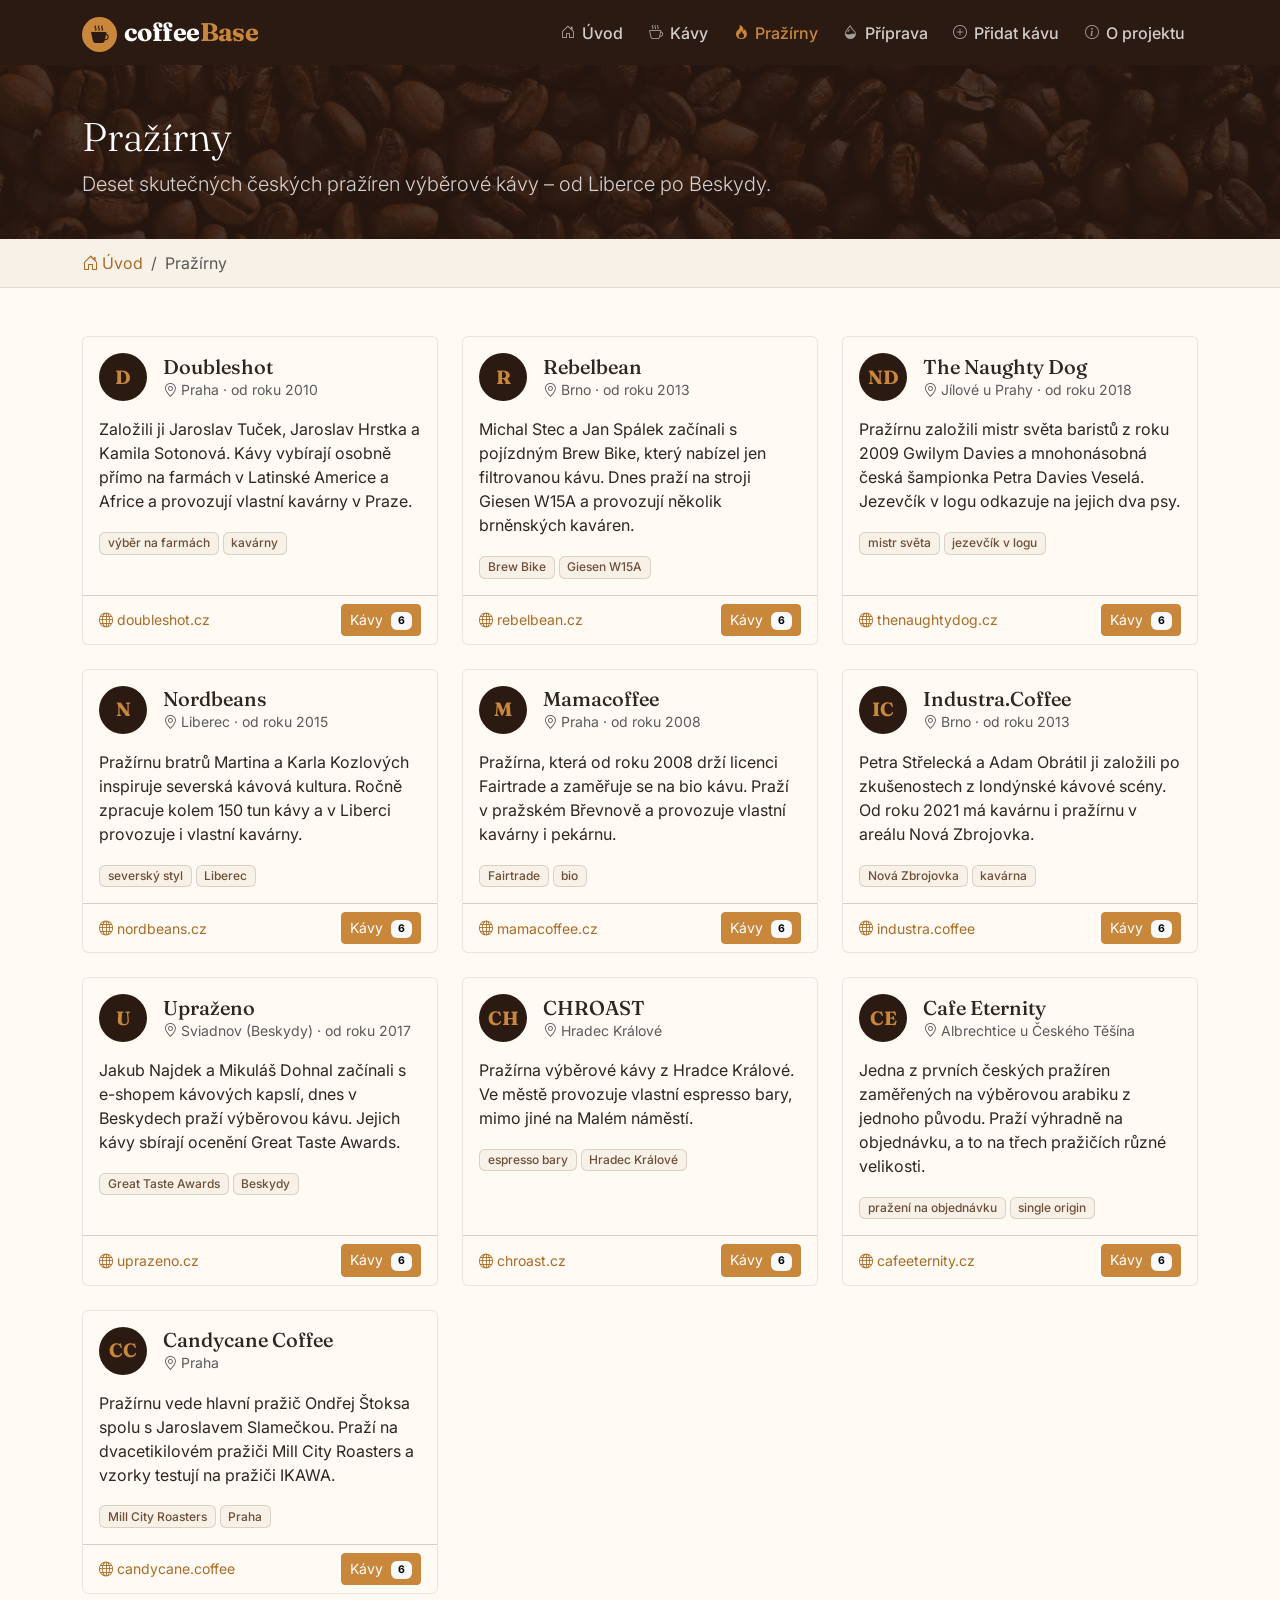
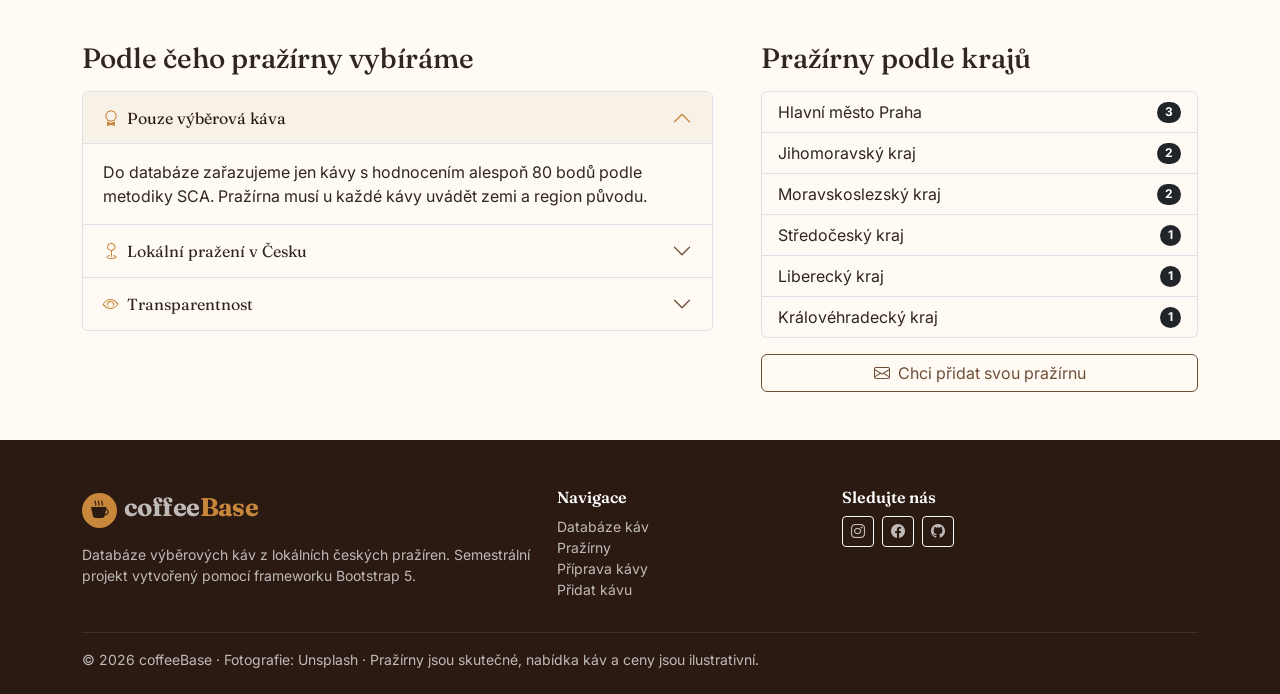
<file: prazirny.html>
<!DOCTYPE html>
<html lang="cs">
<head>
  <meta charset="UTF-8">
  <meta name="viewport" content="width=device-width, initial-scale=1">
  <title>Pražírny – coffeeBase</title>
  <meta name="description" content="Představení deseti lokálních českých pražíren výběrové kávy zapojených do coffeeBase.">
  <link rel="preconnect" href="https://fonts.googleapis.com">
  <link rel="preconnect" href="https://fonts.gstatic.com" crossorigin>
  <link href="https://fonts.googleapis.com/css2?family=Fraunces:opsz,wght@9..144,600;9..144,700&family=Inter:wght@400;500;600&display=swap" rel="stylesheet">
  <link href="https://cdn.jsdelivr.net/npm/bootstrap@5.3.3/dist/css/bootstrap.min.css" rel="stylesheet" integrity="sha384-QWTKZyjpPEjISv5WaRU9OFeRpok6YctnYmDr5pNlyT2bRjXh0JMhjY6hW+ALEwIH" crossorigin="anonymous">
  <link href="https://cdn.jsdelivr.net/npm/bootstrap-icons@1.11.3/font/bootstrap-icons.min.css" rel="stylesheet" integrity="sha384-XGjxtQfXaH2tnPFa9x+ruJTuLE3Aa6LhHSWRr1XeTyhezb4abCG4ccI5AkVDxqC+" crossorigin="anonymous">
  <link rel="icon" href="img/favicon.svg" type="image/svg+xml">
  <link href="css/style.css" rel="stylesheet">
</head>
<body>

  <!-- Logo a hlavní menu -->
  <nav class="navbar navbar-expand-lg navbar-dark navbar-coffee sticky-top">
    <div class="container">
      <a class="navbar-brand brand-logo" href="index.html">
        <span class="brand-mark"><i class="bi bi-cup-hot-fill"></i></span>coffee<span class="brand-accent">Base</span>
      </a>
      <button class="navbar-toggler" type="button" data-bs-toggle="collapse" data-bs-target="#mainNav" aria-controls="mainNav" aria-expanded="false" aria-label="Přepnout navigaci">
        <span class="navbar-toggler-icon"></span>
      </button>
      <div class="collapse navbar-collapse" id="mainNav">
        <ul class="navbar-nav ms-auto">
          <li class="nav-item"><a class="nav-link" href="index.html"><i class="bi bi-house-door"></i>Úvod</a></li>
          <li class="nav-item"><a class="nav-link" href="kavy.html"><i class="bi bi-cup-hot"></i>Kávy</a></li>
          <li class="nav-item"><a class="nav-link active" aria-current="page" href="prazirny.html"><i class="bi bi-fire"></i>Pražírny</a></li>
          <li class="nav-item"><a class="nav-link" href="priprava.html"><i class="bi bi-droplet-half"></i>Příprava</a></li>
          <li class="nav-item"><a class="nav-link" href="pridat.html"><i class="bi bi-plus-circle"></i>Přidat kávu</a></li>
          <li class="nav-item"><a class="nav-link" href="o-projektu.html"><i class="bi bi-info-circle"></i>O projektu</a></li>
        </ul>
      </div>
    </div>
  </nav>

  <header class="page-header">
    <div class="container">
      <h1 class="display-6">Pražírny</h1>
      <p class="lead mb-0">Deset skutečných českých pražíren výběrové kávy – od Liberce po Beskydy.</p>
    </div>
  </header>

  <!-- Drobečková navigace -->
  <div class="breadcrumb-wrap">
    <div class="container">
      <nav aria-label="breadcrumb">
        <ol class="breadcrumb">
          <li class="breadcrumb-item"><a href="index.html"><i class="bi bi-house-door me-1"></i>Úvod</a></li>
          <li class="breadcrumb-item active" aria-current="page">Pražírny</li>
        </ol>
      </nav>
    </div>
  </div>

  <main class="py-5">
    <div class="container">
      <div class="row g-4 mb-5">
          <div class="col-md-6 col-xl-4">
            <div class="card card-coffee h-100">
              <div class="card-body">
                <div class="d-flex align-items-center gap-3 mb-3">
                  <span class="roaster-avatar">D</span>
                  <div>
                    <h2 class="h5 card-title mb-0">Doubleshot</h2>
                    <div class="small text-body-secondary"><i class="bi bi-geo-alt me-1"></i>Praha · od roku 2010</div>
                  </div>
                </div>
                <p class="card-text">Založili ji Jaroslav Tuček, Jaroslav Hrstka a Kamila Sotonová. Kávy vybírají osobně přímo na farmách v Latinské Americe a Africe a provozují vlastní kavárny v Praze.</p>
                <div><span class="badge note-badge me-1">výběr na farmách</span><span class="badge note-badge me-1">kavárny</span></div>
              </div>
              <div class="card-footer bg-transparent d-flex justify-content-between align-items-center">
                <a href="https://www.doubleshot.cz/" class="small text-decoration-none" target="_blank" rel="noopener"><i class="bi bi-globe me-1"></i>doubleshot.cz</a>
                <a href="kavy.html?prazirna=Doubleshot" class="btn btn-sm btn-coffee">Kávy <span class="badge text-bg-light ms-1">6</span></a>
              </div>
            </div>
          </div>
          <div class="col-md-6 col-xl-4">
            <div class="card card-coffee h-100">
              <div class="card-body">
                <div class="d-flex align-items-center gap-3 mb-3">
                  <span class="roaster-avatar">R</span>
                  <div>
                    <h2 class="h5 card-title mb-0">Rebelbean</h2>
                    <div class="small text-body-secondary"><i class="bi bi-geo-alt me-1"></i>Brno · od roku 2013</div>
                  </div>
                </div>
                <p class="card-text">Michal Stec a Jan Spálek začínali s pojízdným Brew Bike, který nabízel jen filtrovanou kávu. Dnes praží na stroji Giesen W15A a provozují několik brněnských kaváren.</p>
                <div><span class="badge note-badge me-1">Brew Bike</span><span class="badge note-badge me-1">Giesen W15A</span></div>
              </div>
              <div class="card-footer bg-transparent d-flex justify-content-between align-items-center">
                <a href="https://www.rebelbean.cz/" class="small text-decoration-none" target="_blank" rel="noopener"><i class="bi bi-globe me-1"></i>rebelbean.cz</a>
                <a href="kavy.html?prazirna=Rebelbean" class="btn btn-sm btn-coffee">Kávy <span class="badge text-bg-light ms-1">6</span></a>
              </div>
            </div>
          </div>
          <div class="col-md-6 col-xl-4">
            <div class="card card-coffee h-100">
              <div class="card-body">
                <div class="d-flex align-items-center gap-3 mb-3">
                  <span class="roaster-avatar">ND</span>
                  <div>
                    <h2 class="h5 card-title mb-0">The Naughty Dog</h2>
                    <div class="small text-body-secondary"><i class="bi bi-geo-alt me-1"></i>Jílové u Prahy · od roku 2018</div>
                  </div>
                </div>
                <p class="card-text">Pražírnu založili mistr světa baristů z roku 2009 Gwilym Davies a mnohonásobná česká šampionka Petra Davies Veselá. Jezevčík v logu odkazuje na jejich dva psy.</p>
                <div><span class="badge note-badge me-1">mistr světa</span><span class="badge note-badge me-1">jezevčík v logu</span></div>
              </div>
              <div class="card-footer bg-transparent d-flex justify-content-between align-items-center">
                <a href="https://www.thenaughtydog.cz/" class="small text-decoration-none" target="_blank" rel="noopener"><i class="bi bi-globe me-1"></i>thenaughtydog.cz</a>
                <a href="kavy.html?prazirna=The%20Naughty%20Dog" class="btn btn-sm btn-coffee">Kávy <span class="badge text-bg-light ms-1">6</span></a>
              </div>
            </div>
          </div>
          <div class="col-md-6 col-xl-4">
            <div class="card card-coffee h-100">
              <div class="card-body">
                <div class="d-flex align-items-center gap-3 mb-3">
                  <span class="roaster-avatar">N</span>
                  <div>
                    <h2 class="h5 card-title mb-0">Nordbeans</h2>
                    <div class="small text-body-secondary"><i class="bi bi-geo-alt me-1"></i>Liberec · od roku 2015</div>
                  </div>
                </div>
                <p class="card-text">Pražírnu bratrů Martina a Karla Kozlových inspiruje severská kávová kultura. Ročně zpracuje kolem 150 tun kávy a v Liberci provozuje i vlastní kavárny.</p>
                <div><span class="badge note-badge me-1">severský styl</span><span class="badge note-badge me-1">Liberec</span></div>
              </div>
              <div class="card-footer bg-transparent d-flex justify-content-between align-items-center">
                <a href="https://www.nordbeans.cz/" class="small text-decoration-none" target="_blank" rel="noopener"><i class="bi bi-globe me-1"></i>nordbeans.cz</a>
                <a href="kavy.html?prazirna=Nordbeans" class="btn btn-sm btn-coffee">Kávy <span class="badge text-bg-light ms-1">6</span></a>
              </div>
            </div>
          </div>
          <div class="col-md-6 col-xl-4">
            <div class="card card-coffee h-100">
              <div class="card-body">
                <div class="d-flex align-items-center gap-3 mb-3">
                  <span class="roaster-avatar">M</span>
                  <div>
                    <h2 class="h5 card-title mb-0">Mamacoffee</h2>
                    <div class="small text-body-secondary"><i class="bi bi-geo-alt me-1"></i>Praha · od roku 2008</div>
                  </div>
                </div>
                <p class="card-text">Pražírna, která od roku 2008 drží licenci Fairtrade a zaměřuje se na bio kávu. Praží v pražském Břevnově a provozuje vlastní kavárny i pekárnu.</p>
                <div><span class="badge note-badge me-1">Fairtrade</span><span class="badge note-badge me-1">bio</span></div>
              </div>
              <div class="card-footer bg-transparent d-flex justify-content-between align-items-center">
                <a href="https://www.mamacoffee.cz/" class="small text-decoration-none" target="_blank" rel="noopener"><i class="bi bi-globe me-1"></i>mamacoffee.cz</a>
                <a href="kavy.html?prazirna=Mamacoffee" class="btn btn-sm btn-coffee">Kávy <span class="badge text-bg-light ms-1">6</span></a>
              </div>
            </div>
          </div>
          <div class="col-md-6 col-xl-4">
            <div class="card card-coffee h-100">
              <div class="card-body">
                <div class="d-flex align-items-center gap-3 mb-3">
                  <span class="roaster-avatar">IC</span>
                  <div>
                    <h2 class="h5 card-title mb-0">Industra.Coffee</h2>
                    <div class="small text-body-secondary"><i class="bi bi-geo-alt me-1"></i>Brno · od roku 2013</div>
                  </div>
                </div>
                <p class="card-text">Petra Střelecká a Adam Obrátil ji založili po zkušenostech z londýnské kávové scény. Od roku 2021 má kavárnu i pražírnu v areálu Nová Zbrojovka.</p>
                <div><span class="badge note-badge me-1">Nová Zbrojovka</span><span class="badge note-badge me-1">kavárna</span></div>
              </div>
              <div class="card-footer bg-transparent d-flex justify-content-between align-items-center">
                <a href="https://industra.coffee/" class="small text-decoration-none" target="_blank" rel="noopener"><i class="bi bi-globe me-1"></i>industra.coffee</a>
                <a href="kavy.html?prazirna=Industra.Coffee" class="btn btn-sm btn-coffee">Kávy <span class="badge text-bg-light ms-1">6</span></a>
              </div>
            </div>
          </div>
          <div class="col-md-6 col-xl-4">
            <div class="card card-coffee h-100">
              <div class="card-body">
                <div class="d-flex align-items-center gap-3 mb-3">
                  <span class="roaster-avatar">U</span>
                  <div>
                    <h2 class="h5 card-title mb-0">Upraženo</h2>
                    <div class="small text-body-secondary"><i class="bi bi-geo-alt me-1"></i>Sviadnov (Beskydy) · od roku 2017</div>
                  </div>
                </div>
                <p class="card-text">Jakub Najdek a Mikuláš Dohnal začínali s e-shopem kávových kapslí, dnes v Beskydech praží výběrovou kávu. Jejich kávy sbírají ocenění Great Taste Awards.</p>
                <div><span class="badge note-badge me-1">Great Taste Awards</span><span class="badge note-badge me-1">Beskydy</span></div>
              </div>
              <div class="card-footer bg-transparent d-flex justify-content-between align-items-center">
                <a href="https://www.uprazeno.cz/" class="small text-decoration-none" target="_blank" rel="noopener"><i class="bi bi-globe me-1"></i>uprazeno.cz</a>
                <a href="kavy.html?prazirna=Upra%C5%BEeno" class="btn btn-sm btn-coffee">Kávy <span class="badge text-bg-light ms-1">6</span></a>
              </div>
            </div>
          </div>
          <div class="col-md-6 col-xl-4">
            <div class="card card-coffee h-100">
              <div class="card-body">
                <div class="d-flex align-items-center gap-3 mb-3">
                  <span class="roaster-avatar">CH</span>
                  <div>
                    <h2 class="h5 card-title mb-0">CHROAST</h2>
                    <div class="small text-body-secondary"><i class="bi bi-geo-alt me-1"></i>Hradec Králové</div>
                  </div>
                </div>
                <p class="card-text">Pražírna výběrové kávy z Hradce Králové. Ve městě provozuje vlastní espresso bary, mimo jiné na Malém náměstí.</p>
                <div><span class="badge note-badge me-1">espresso bary</span><span class="badge note-badge me-1">Hradec Králové</span></div>
              </div>
              <div class="card-footer bg-transparent d-flex justify-content-between align-items-center">
                <a href="https://www.chroast.cz/" class="small text-decoration-none" target="_blank" rel="noopener"><i class="bi bi-globe me-1"></i>chroast.cz</a>
                <a href="kavy.html?prazirna=CHROAST" class="btn btn-sm btn-coffee">Kávy <span class="badge text-bg-light ms-1">6</span></a>
              </div>
            </div>
          </div>
          <div class="col-md-6 col-xl-4">
            <div class="card card-coffee h-100">
              <div class="card-body">
                <div class="d-flex align-items-center gap-3 mb-3">
                  <span class="roaster-avatar">CE</span>
                  <div>
                    <h2 class="h5 card-title mb-0">Cafe Eternity</h2>
                    <div class="small text-body-secondary"><i class="bi bi-geo-alt me-1"></i>Albrechtice u Českého Těšína</div>
                  </div>
                </div>
                <p class="card-text">Jedna z prvních českých pražíren zaměřených na výběrovou arabiku z jednoho původu. Praží výhradně na objednávku, a to na třech pražičích různé velikosti.</p>
                <div><span class="badge note-badge me-1">pražení na objednávku</span><span class="badge note-badge me-1">single origin</span></div>
              </div>
              <div class="card-footer bg-transparent d-flex justify-content-between align-items-center">
                <a href="https://www.cafeeternity.cz/" class="small text-decoration-none" target="_blank" rel="noopener"><i class="bi bi-globe me-1"></i>cafeeternity.cz</a>
                <a href="kavy.html?prazirna=Cafe%20Eternity" class="btn btn-sm btn-coffee">Kávy <span class="badge text-bg-light ms-1">6</span></a>
              </div>
            </div>
          </div>
          <div class="col-md-6 col-xl-4">
            <div class="card card-coffee h-100">
              <div class="card-body">
                <div class="d-flex align-items-center gap-3 mb-3">
                  <span class="roaster-avatar">CC</span>
                  <div>
                    <h2 class="h5 card-title mb-0">Candycane Coffee</h2>
                    <div class="small text-body-secondary"><i class="bi bi-geo-alt me-1"></i>Praha</div>
                  </div>
                </div>
                <p class="card-text">Pražírnu vede hlavní pražič Ondřej Štoksa spolu s Jaroslavem Slamečkou. Praží na dvacetikilovém pražiči Mill City Roasters a vzorky testují na pražiči IKAWA.</p>
                <div><span class="badge note-badge me-1">Mill City Roasters</span><span class="badge note-badge me-1">Praha</span></div>
              </div>
              <div class="card-footer bg-transparent d-flex justify-content-between align-items-center">
                <a href="https://www.candycane.coffee/" class="small text-decoration-none" target="_blank" rel="noopener"><i class="bi bi-globe me-1"></i>candycane.coffee</a>
                <a href="kavy.html?prazirna=Candycane%20Coffee" class="btn btn-sm btn-coffee">Kávy <span class="badge text-bg-light ms-1">6</span></a>
              </div>
            </div>
          </div>
      </div>

      <div class="row g-4 g-lg-5">
        <div class="col-lg-7">
          <h2 class="h3 mb-3">Podle čeho pražírny vybíráme</h2>
          <div class="accordion" id="criteriaAccordion">
            <div class="accordion-item">
              <h3 class="accordion-header">
                <button class="accordion-button" type="button" data-bs-toggle="collapse" data-bs-target="#crit1" aria-expanded="true" aria-controls="crit1">
                  <i class="bi bi-award me-2 text-caramel"></i>Pouze výběrová káva
                </button>
              </h3>
              <div id="crit1" class="accordion-collapse collapse show" data-bs-parent="#criteriaAccordion">
                <div class="accordion-body">Do databáze zařazujeme jen kávy s hodnocením alespoň 80 bodů podle metodiky SCA. Pražírna musí u každé kávy uvádět zemi a region původu.</div>
              </div>
            </div>
            <div class="accordion-item">
              <h3 class="accordion-header">
                <button class="accordion-button collapsed" type="button" data-bs-toggle="collapse" data-bs-target="#crit2" aria-expanded="false" aria-controls="crit2">
                  <i class="bi bi-geo me-2 text-caramel"></i>Lokální pražení v Česku
                </button>
              </h3>
              <div id="crit2" class="accordion-collapse collapse" data-bs-parent="#criteriaAccordion">
                <div class="accordion-body">Káva musí být pražená přímo v České republice. Nezařazujeme přeprodejce ani privátní značky pražené v zahraničí.</div>
              </div>
            </div>
            <div class="accordion-item">
              <h3 class="accordion-header">
                <button class="accordion-button collapsed" type="button" data-bs-toggle="collapse" data-bs-target="#crit3" aria-expanded="false" aria-controls="crit3">
                  <i class="bi bi-eye me-2 text-caramel"></i>Transparentnost
                </button>
              </h3>
              <div id="crit3" class="accordion-collapse collapse" data-bs-parent="#criteriaAccordion">
                <div class="accordion-body">Oceňujeme pražírny, které zveřejňují datum pražení, odrůdu, způsob zpracování a ideálně i výkupní cenu placenou farmářům.</div>
              </div>
            </div>
          </div>
        </div>
        <div class="col-lg-5">
          <h2 class="h3 mb-3">Pražírny podle krajů</h2>
          <ul class="list-group">
            <li class="list-group-item d-flex justify-content-between align-items-center">Hlavní město Praha <span class="badge text-bg-dark rounded-pill">3</span></li>
            <li class="list-group-item d-flex justify-content-between align-items-center">Jihomoravský kraj <span class="badge text-bg-dark rounded-pill">2</span></li>
            <li class="list-group-item d-flex justify-content-between align-items-center">Moravskoslezský kraj <span class="badge text-bg-dark rounded-pill">2</span></li>
            <li class="list-group-item d-flex justify-content-between align-items-center">Středočeský kraj <span class="badge text-bg-dark rounded-pill">1</span></li>
            <li class="list-group-item d-flex justify-content-between align-items-center">Liberecký kraj <span class="badge text-bg-dark rounded-pill">1</span></li>
            <li class="list-group-item d-flex justify-content-between align-items-center">Královéhradecký kraj <span class="badge text-bg-dark rounded-pill">1</span></li>
          </ul>
          <div class="d-grid mt-3">
            <a href="o-projektu.html" class="btn btn-outline-coffee"><i class="bi bi-envelope me-2"></i>Chci přidat svou pražírnu</a>
          </div>
        </div>
      </div>
    </div>
  </main>

  <!-- Patička -->
  <footer class="site-footer pt-5 pb-4">
    <div class="container">
      <div class="row g-4">
        <div class="col-md-5">
          <a class="brand-logo text-decoration-none" href="index.html"><span class="brand-mark"><i class="bi bi-cup-hot-fill"></i></span>coffee<span class="brand-accent">Base</span></a>
          <p class="mt-3 small">Databáze výběrových káv z lokálních českých pražíren. Semestrální projekt vytvořený pomocí frameworku Bootstrap 5.</p>
        </div>
        <div class="col-6 col-md-3">
          <h5>Navigace</h5>
          <ul class="list-unstyled small">
            <li><a href="kavy.html">Databáze káv</a></li>
            <li><a href="prazirny.html">Pražírny</a></li>
            <li><a href="priprava.html">Příprava kávy</a></li>
            <li><a href="pridat.html">Přidat kávu</a></li>
          </ul>
        </div>
        <div class="col-6 col-md-4">
          <h5>Sledujte nás</h5>
          <div class="d-flex gap-2">
            <a href="#" class="btn btn-outline-light btn-sm" aria-label="Instagram"><i class="bi bi-instagram"></i></a>
            <a href="#" class="btn btn-outline-light btn-sm" aria-label="Facebook"><i class="bi bi-facebook"></i></a>
            <a href="#" class="btn btn-outline-light btn-sm" aria-label="GitHub"><i class="bi bi-github"></i></a>
          </div>
        </div>
      </div>
      <hr class="border-secondary">
      <p class="small mb-0">&copy; 2026 coffeeBase · Fotografie: Unsplash · Pražírny jsou skutečné, nabídka káv a ceny jsou ilustrativní.</p>
    </div>
  </footer>

  <button type="button" class="btn btn-coffee rounded-circle back-to-top" aria-label="Zpět nahoru"><i class="bi bi-arrow-up"></i></button>

  <script src="https://cdn.jsdelivr.net/npm/bootstrap@5.3.3/dist/js/bootstrap.bundle.min.js" integrity="sha384-YvpcrYf0tY3lHB60NNkmXc5s9fDVZLESaAA55NDzOxhy9GkcIdslK1eN7N6jIeHz" crossorigin="anonymous"></script>
  <script src="js/main.js"></script>
</body>
</html>
</file>
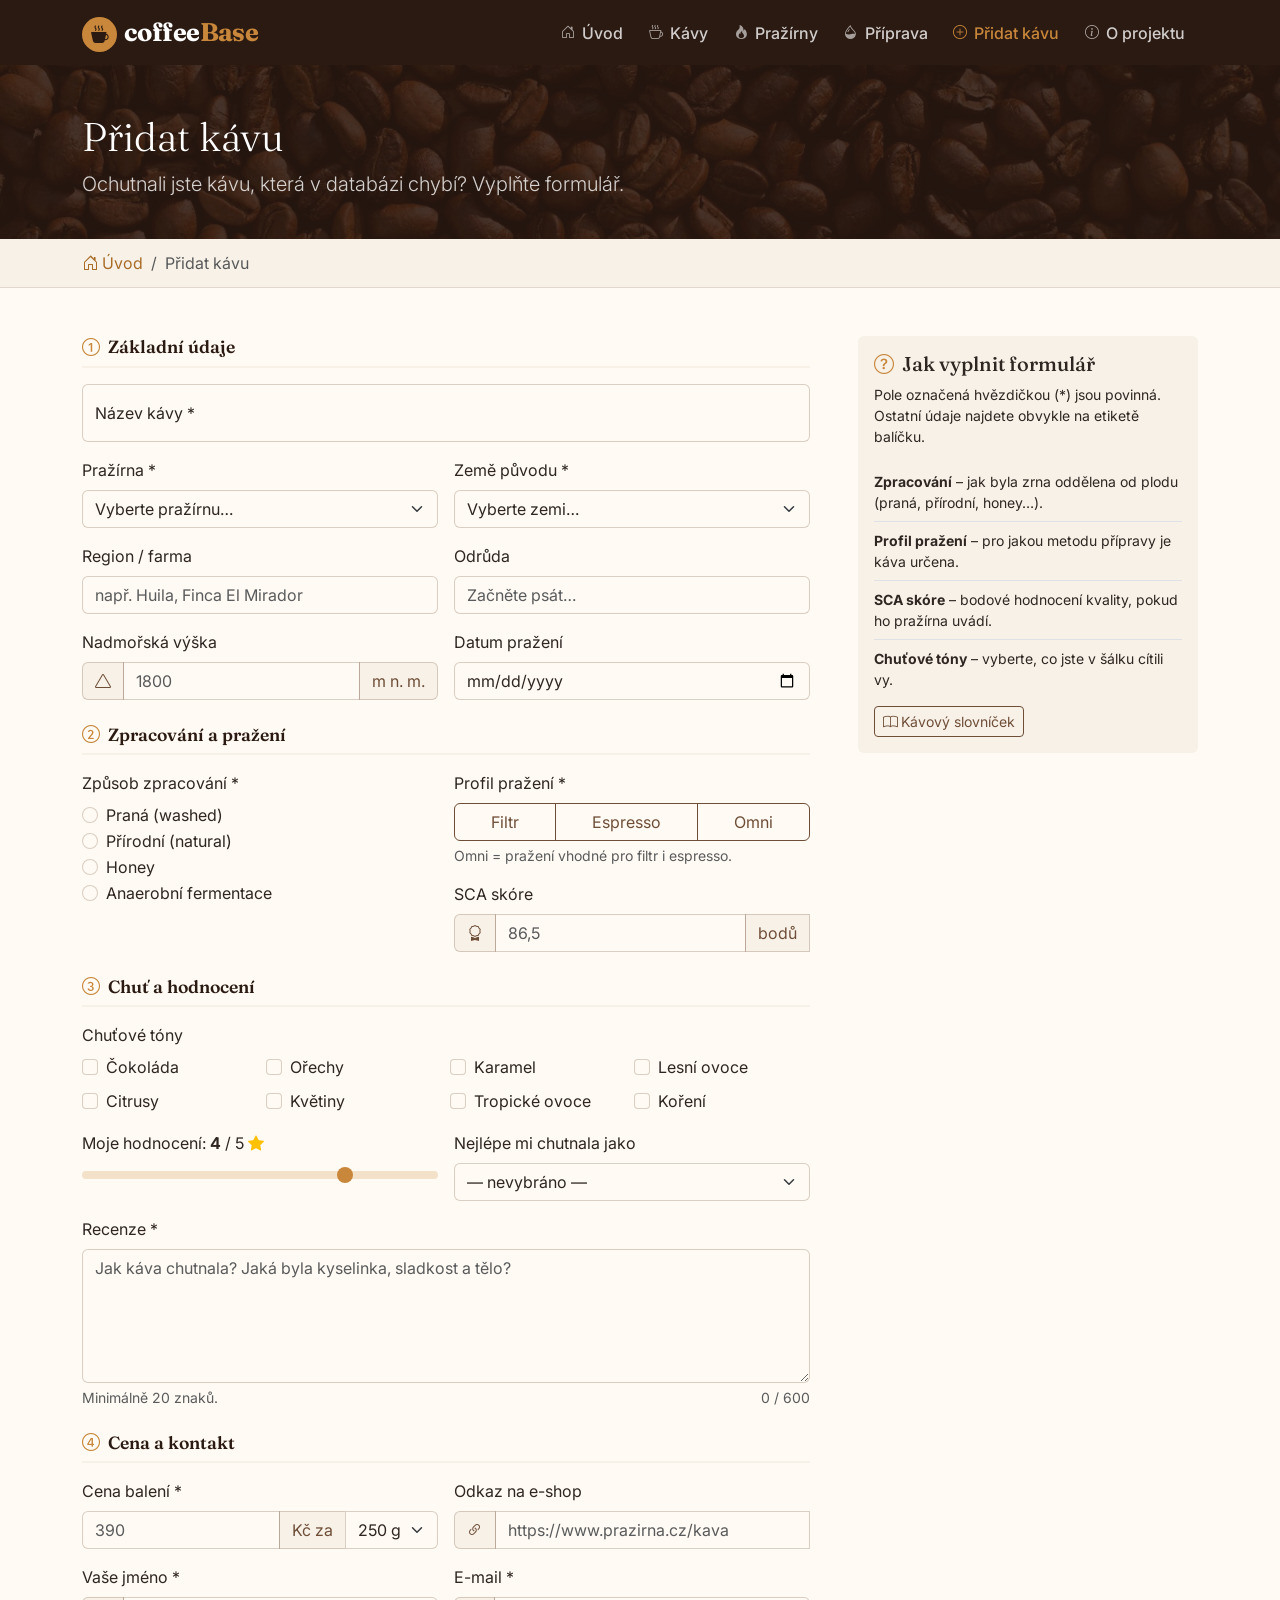
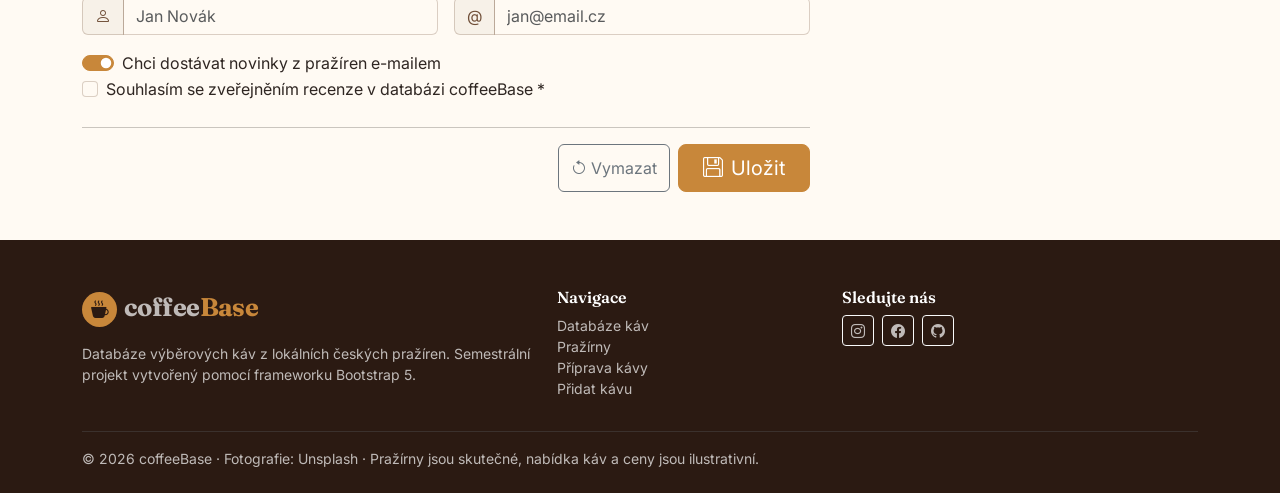
<file: pridat.html>
<!DOCTYPE html>
<html lang="cs">
<head>
  <meta charset="UTF-8">
  <meta name="viewport" content="width=device-width, initial-scale=1">
  <title>Přidat kávu – coffeeBase</title>
  <meta name="description" content="Přidejte novou výběrovou kávu do databáze coffeeBase.">
  <link rel="preconnect" href="https://fonts.googleapis.com">
  <link rel="preconnect" href="https://fonts.gstatic.com" crossorigin>
  <link href="https://fonts.googleapis.com/css2?family=Fraunces:opsz,wght@9..144,600;9..144,700&family=Inter:wght@400;500;600&display=swap" rel="stylesheet">
  <link href="https://cdn.jsdelivr.net/npm/bootstrap@5.3.3/dist/css/bootstrap.min.css" rel="stylesheet" integrity="sha384-QWTKZyjpPEjISv5WaRU9OFeRpok6YctnYmDr5pNlyT2bRjXh0JMhjY6hW+ALEwIH" crossorigin="anonymous">
  <link href="https://cdn.jsdelivr.net/npm/bootstrap-icons@1.11.3/font/bootstrap-icons.min.css" rel="stylesheet" integrity="sha384-XGjxtQfXaH2tnPFa9x+ruJTuLE3Aa6LhHSWRr1XeTyhezb4abCG4ccI5AkVDxqC+" crossorigin="anonymous">
  <link rel="icon" href="img/favicon.svg" type="image/svg+xml">
  <link href="css/style.css" rel="stylesheet">
</head>
<body>

  <!-- Logo a hlavní menu -->
  <nav class="navbar navbar-expand-lg navbar-dark navbar-coffee sticky-top">
    <div class="container">
      <a class="navbar-brand brand-logo" href="index.html">
        <span class="brand-mark"><i class="bi bi-cup-hot-fill"></i></span>coffee<span class="brand-accent">Base</span>
      </a>
      <button class="navbar-toggler" type="button" data-bs-toggle="collapse" data-bs-target="#mainNav" aria-controls="mainNav" aria-expanded="false" aria-label="Přepnout navigaci">
        <span class="navbar-toggler-icon"></span>
      </button>
      <div class="collapse navbar-collapse" id="mainNav">
        <ul class="navbar-nav ms-auto">
          <li class="nav-item"><a class="nav-link" href="index.html"><i class="bi bi-house-door"></i>Úvod</a></li>
          <li class="nav-item"><a class="nav-link" href="kavy.html"><i class="bi bi-cup-hot"></i>Kávy</a></li>
          <li class="nav-item"><a class="nav-link" href="prazirny.html"><i class="bi bi-fire"></i>Pražírny</a></li>
          <li class="nav-item"><a class="nav-link" href="priprava.html"><i class="bi bi-droplet-half"></i>Příprava</a></li>
          <li class="nav-item"><a class="nav-link active" aria-current="page" href="pridat.html"><i class="bi bi-plus-circle"></i>Přidat kávu</a></li>
          <li class="nav-item"><a class="nav-link" href="o-projektu.html"><i class="bi bi-info-circle"></i>O projektu</a></li>
        </ul>
      </div>
    </div>
  </nav>

  <header class="page-header">
    <div class="container">
      <h1 class="display-6">Přidat kávu</h1>
      <p class="lead mb-0">Ochutnali jste kávu, která v databázi chybí? Vyplňte formulář.</p>
    </div>
  </header>

  <!-- Drobečková navigace -->
  <div class="breadcrumb-wrap">
    <div class="container">
      <nav aria-label="breadcrumb">
        <ol class="breadcrumb">
          <li class="breadcrumb-item"><a href="index.html"><i class="bi bi-house-door me-1"></i>Úvod</a></li>
          <li class="breadcrumb-item active" aria-current="page">Přidat kávu</li>
        </ol>
      </nav>
    </div>
  </div>

  <main class="py-5">
    <div class="container">
      <div class="row g-4 g-lg-5">
        <div class="col-lg-8">
          <form id="coffeeForm" class="needs-validation" novalidate>

            <!-- Základní údaje -->
            <h2 class="form-section-title"><i class="bi bi-1-circle me-2 text-caramel"></i>Základní údaje</h2>
            <div class="row g-3 mb-4">
              <div class="col-12">
                <div class="form-floating">
                  <input type="text" class="form-control" id="coffeeName" name="nazev" placeholder="Název kávy" required minlength="3">
                  <label for="coffeeName">Název kávy *</label>
                  <div class="invalid-feedback">Zadejte název kávy (alespoň 3 znaky).</div>
                </div>
              </div>
              <div class="col-md-6">
                <label for="roaster" class="form-label">Pražírna *</label>
                <select class="form-select" id="roaster" name="prazirna" required>
                  <option value="" selected disabled>Vyberte pražírnu…</option>
                  <option>Doubleshot</option>
                  <option>Rebelbean</option>
                  <option>The Naughty Dog</option>
                  <option>Nordbeans</option>
                  <option>Mamacoffee</option>
                  <option>Industra.Coffee</option>
                  <option>Upraženo</option>
                  <option>CHROAST</option>
                  <option>Cafe Eternity</option>
                  <option>Candycane Coffee</option>
                  <option value="jina">Jiná pražírna</option>
                </select>
                <div class="invalid-feedback">Vyberte pražírnu.</div>
              </div>
              <div class="col-md-6">
                <label for="country" class="form-label">Země původu *</label>
                <select class="form-select" id="country" name="zeme" required>
                  <option value="" selected disabled>Vyberte zemi…</option>
                  <optgroup label="Afrika">
                    <option>Etiopie</option>
                    <option>Keňa</option>
                    <option>Rwanda</option>
                    <option>Burundi</option>
                    <option>Uganda</option>
                  </optgroup>
                  <optgroup label="Jižní Amerika">
                    <option>Kolumbie</option>
                    <option>Brazílie</option>
                    <option>Peru</option>
                    <option>Ekvádor</option>
                  </optgroup>
                  <optgroup label="Střední Amerika">
                    <option>Guatemala</option>
                    <option>Honduras</option>
                    <option>Kostarika</option>
                    <option>Panama</option>
                  </optgroup>
                  <optgroup label="Asie">
                    <option>Indonésie</option>
                    <option>Indie</option>
                    <option>Jemen</option>
                  </optgroup>
                  <option value="smes">Směs více zemí</option>
                </select>
                <div class="invalid-feedback">Vyberte zemi původu.</div>
              </div>
              <div class="col-md-6">
                <label for="region" class="form-label">Region / farma</label>
                <input type="text" class="form-control" id="region" name="region" placeholder="např. Huila, Finca El Mirador">
              </div>
              <div class="col-md-6">
                <label for="variety" class="form-label">Odrůda</label>
                <input type="text" class="form-control" id="variety" name="odruda" list="varietyList" placeholder="Začněte psát…">
                <datalist id="varietyList">
                  <option value="Bourbon"></option>
                  <option value="Caturra"></option>
                  <option value="Gesha"></option>
                  <option value="Heirloom"></option>
                  <option value="Pacamara"></option>
                  <option value="SL28"></option>
                  <option value="Typica"></option>
                </datalist>
              </div>
              <div class="col-md-6">
                <label for="altitude" class="form-label">Nadmořská výška</label>
                <div class="input-group">
                  <span class="input-group-text"><i class="bi bi-triangle"></i></span>
                  <input type="number" class="form-control" id="altitude" name="vyska" min="0" max="3000" placeholder="1800">
                  <span class="input-group-text">m n. m.</span>
                </div>
              </div>
              <div class="col-md-6">
                <label for="roastDate" class="form-label">Datum pražení</label>
                <input type="date" class="form-control" id="roastDate" name="datum">
              </div>
            </div>

            <!-- Zpracování a pražení -->
            <h2 class="form-section-title"><i class="bi bi-2-circle me-2 text-caramel"></i>Zpracování a pražení</h2>
            <div class="row g-3 mb-4">
              <div class="col-md-6">
                <span class="form-label d-block">Způsob zpracování *</span>
                <div class="form-check">
                  <input class="form-check-input" type="radio" name="zpracovani" id="procWashed" value="Praná" required>
                  <label class="form-check-label" for="procWashed">Praná (washed)</label>
                </div>
                <div class="form-check">
                  <input class="form-check-input" type="radio" name="zpracovani" id="procNatural" value="Přírodní">
                  <label class="form-check-label" for="procNatural">Přírodní (natural)</label>
                </div>
                <div class="form-check">
                  <input class="form-check-input" type="radio" name="zpracovani" id="procHoney" value="Honey">
                  <label class="form-check-label" for="procHoney">Honey</label>
                </div>
                <div class="form-check">
                  <input class="form-check-input" type="radio" name="zpracovani" id="procAnaerobic" value="Anaerobní">
                  <label class="form-check-label" for="procAnaerobic">Anaerobní fermentace</label>
                  <div class="invalid-feedback">Vyberte způsob zpracování.</div>
                </div>
              </div>
              <div class="col-md-6">
                <span class="form-label d-block">Profil pražení *</span>
                <div class="btn-group w-100" role="group" aria-label="Profil pražení">
                  <input type="radio" class="btn-check" name="prazeni" id="roastF" value="Filtr" required>
                  <label class="btn btn-outline-coffee" for="roastF">Filtr</label>
                  <input type="radio" class="btn-check" name="prazeni" id="roastE" value="Espresso">
                  <label class="btn btn-outline-coffee" for="roastE">Espresso</label>
                  <input type="radio" class="btn-check" name="prazeni" id="roastO" value="Omni">
                  <label class="btn btn-outline-coffee" for="roastO">Omni</label>
                </div>
                <div class="form-text" id="roastHelp">Omni = pražení vhodné pro filtr i espresso.</div>

                <label for="sca" class="form-label mt-3">SCA skóre</label>
                <div class="input-group">
                  <span class="input-group-text"><i class="bi bi-award"></i></span>
                  <input type="number" class="form-control" id="sca" name="sca" min="80" max="100" step="0.25" placeholder="86,5">
                  <span class="input-group-text">bodů</span>
                  <div class="invalid-feedback">Výběrová káva má skóre 80–100 bodů.</div>
                </div>
              </div>
            </div>

            <!-- Chuť a hodnocení -->
            <h2 class="form-section-title"><i class="bi bi-3-circle me-2 text-caramel"></i>Chuť a hodnocení</h2>
            <div class="row g-3 mb-4">
              <div class="col-12">
                <span class="form-label d-block">Chuťové tóny</span>
                <div class="row row-cols-2 row-cols-sm-4 g-2">
                  <div class="col"><div class="form-check"><input class="form-check-input" type="checkbox" name="tony" id="noteChoc" value="čokoláda"><label class="form-check-label" for="noteChoc">Čokoláda</label></div></div>
                  <div class="col"><div class="form-check"><input class="form-check-input" type="checkbox" name="tony" id="noteNut" value="ořechy"><label class="form-check-label" for="noteNut">Ořechy</label></div></div>
                  <div class="col"><div class="form-check"><input class="form-check-input" type="checkbox" name="tony" id="noteCaramel" value="karamel"><label class="form-check-label" for="noteCaramel">Karamel</label></div></div>
                  <div class="col"><div class="form-check"><input class="form-check-input" type="checkbox" name="tony" id="noteBerry" value="lesní ovoce"><label class="form-check-label" for="noteBerry">Lesní ovoce</label></div></div>
                  <div class="col"><div class="form-check"><input class="form-check-input" type="checkbox" name="tony" id="noteCitrus" value="citrusy"><label class="form-check-label" for="noteCitrus">Citrusy</label></div></div>
                  <div class="col"><div class="form-check"><input class="form-check-input" type="checkbox" name="tony" id="noteFloral" value="květiny"><label class="form-check-label" for="noteFloral">Květiny</label></div></div>
                  <div class="col"><div class="form-check"><input class="form-check-input" type="checkbox" name="tony" id="noteTropical" value="tropické ovoce"><label class="form-check-label" for="noteTropical">Tropické ovoce</label></div></div>
                  <div class="col"><div class="form-check"><input class="form-check-input" type="checkbox" name="tony" id="noteSpice" value="koření"><label class="form-check-label" for="noteSpice">Koření</label></div></div>
                </div>
              </div>
              <div class="col-md-6">
                <label for="rating" class="form-label">Moje hodnocení: <strong id="ratingValue">4</strong> / 5 <i class="bi bi-star-fill text-warning"></i></label>
                <input type="range" class="form-range" id="rating" name="hodnoceni" min="1" max="5" step="1" value="4">
              </div>
              <div class="col-md-6">
                <label for="brewMethod" class="form-label">Nejlépe mi chutnala jako</label>
                <select class="form-select" id="brewMethod" name="metoda">
                  <option value="">— nevybráno —</option>
                  <option>V60 / pour-over</option>
                  <option>AeroPress</option>
                  <option>French press</option>
                  <option>Espresso</option>
                  <option>Cappuccino / flat white</option>
                  <option>Moka konvička</option>
                </select>
              </div>
              <div class="col-12">
                <label for="review" class="form-label">Recenze *</label>
                <textarea class="form-control" id="review" name="recenze" rows="5" required minlength="20" maxlength="600" placeholder="Jak káva chutnala? Jaká byla kyselinka, sladkost a tělo?" aria-describedby="reviewHelp"></textarea>
                <div class="d-flex justify-content-between">
                  <div class="form-text" id="reviewHelp">Minimálně 20 znaků.</div>
                  <div class="form-text"><span id="reviewCount">0</span> / 600</div>
                </div>
                <div class="invalid-feedback">Napište recenzi o délce alespoň 20 znaků.</div>
              </div>
            </div>

            <!-- Cena a autor -->
            <h2 class="form-section-title"><i class="bi bi-4-circle me-2 text-caramel"></i>Cena a kontakt</h2>
            <div class="row g-3 mb-4">
              <div class="col-md-6">
                <label for="price" class="form-label">Cena balení *</label>
                <div class="input-group has-validation">
                  <input type="number" class="form-control" id="price" name="cena" min="1" placeholder="390" required>
                  <span class="input-group-text">Kč za</span>
                  <select class="form-select flex-grow-0 w-auto" id="weight" name="hmotnost" aria-label="Hmotnost balení">
                    <option value="250" selected>250 g</option>
                    <option value="500">500 g</option>
                    <option value="1000">1 kg</option>
                  </select>
                  <div class="invalid-feedback">Zadejte cenu balení.</div>
                </div>
              </div>
              <div class="col-md-6">
                <label for="shopUrl" class="form-label">Odkaz na e-shop</label>
                <div class="input-group">
                  <span class="input-group-text"><i class="bi bi-link-45deg"></i></span>
                  <input type="url" class="form-control" id="shopUrl" name="url" placeholder="https://www.prazirna.cz/kava">
                  <div class="invalid-feedback">Zadejte platnou adresu začínající https://</div>
                </div>
              </div>
              <div class="col-md-6">
                <label for="authorName" class="form-label">Vaše jméno *</label>
                <div class="input-group has-validation">
                  <span class="input-group-text"><i class="bi bi-person"></i></span>
                  <input type="text" class="form-control" id="authorName" name="jmeno" placeholder="Jan Novák" required>
                  <div class="invalid-feedback">Zadejte své jméno.</div>
                </div>
              </div>
              <div class="col-md-6">
                <label for="email" class="form-label">E-mail *</label>
                <div class="input-group has-validation">
                  <span class="input-group-text">@</span>
                  <input type="email" class="form-control" id="email" name="email" placeholder="jan@email.cz" required>
                  <div class="invalid-feedback">Zadejte platný e-mail.</div>
                </div>
              </div>
              <div class="col-12">
                <div class="form-check form-switch">
                  <input class="form-check-input" type="checkbox" role="switch" id="newsletter" name="newsletter" checked>
                  <label class="form-check-label" for="newsletter">Chci dostávat novinky z pražíren e-mailem</label>
                </div>
                <div class="form-check">
                  <input class="form-check-input" type="checkbox" id="terms" name="souhlas" required>
                  <label class="form-check-label" for="terms">Souhlasím se zveřejněním recenze v databázi coffeeBase *</label>
                  <div class="invalid-feedback">Bez souhlasu nelze kávu uložit.</div>
                </div>
              </div>
            </div>

            <hr>
            <div class="d-flex flex-wrap gap-2 justify-content-end">
              <button type="reset" class="btn btn-outline-secondary"><i class="bi bi-arrow-counterclockwise me-1"></i>Vymazat</button>
              <button type="submit" class="btn btn-coffee btn-lg px-4"><i class="bi bi-floppy me-2"></i>Uložit</button>
            </div>
          </form>
        </div>

        <!-- Postranní nápověda -->
        <aside class="col-lg-4">
          <div class="card border-0 bg-cream sticky-lg-top" style="top: 6rem;">
            <div class="card-body">
              <h2 class="h5"><i class="bi bi-question-circle me-2 text-caramel"></i>Jak vyplnit formulář</h2>
              <p class="small">Pole označená hvězdičkou (*) jsou povinná. Ostatní údaje najdete obvykle na etiketě balíčku.</p>
              <ul class="list-group list-group-flush small">
                <li class="list-group-item bg-transparent px-0"><strong>Zpracování</strong> – jak byla zrna oddělena od plodu (praná, přírodní, honey…).</li>
                <li class="list-group-item bg-transparent px-0"><strong>Profil pražení</strong> – pro jakou metodu přípravy je káva určena.</li>
                <li class="list-group-item bg-transparent px-0"><strong>SCA skóre</strong> – bodové hodnocení kvality, pokud ho pražírna uvádí.</li>
                <li class="list-group-item bg-transparent px-0"><strong>Chuťové tóny</strong> – vyberte, co jste v šálku cítili vy.</li>
              </ul>
              <a href="o-projektu.html#slovnicek" class="btn btn-sm btn-outline-coffee mt-2"><i class="bi bi-book me-1"></i>Kávový slovníček</a>
            </div>
          </div>
        </aside>
      </div>
    </div>
  </main>

  <!-- Toast po uložení -->
  <div class="toast-container position-fixed bottom-0 end-0 p-3">
    <div id="saveToast" class="toast text-bg-success border-0" role="status" aria-live="polite" aria-atomic="true">
      <div class="d-flex">
        <div class="toast-body"><i class="bi bi-check-circle me-2"></i>Káva <strong id="saveToastName"></strong> byla uložena. Děkujeme!</div>
        <button type="button" class="btn-close btn-close-white me-2 m-auto" data-bs-dismiss="toast" aria-label="Zavřít"></button>
      </div>
    </div>
  </div>

  <!-- Patička -->
  <footer class="site-footer pt-5 pb-4">
    <div class="container">
      <div class="row g-4">
        <div class="col-md-5">
          <a class="brand-logo text-decoration-none" href="index.html"><span class="brand-mark"><i class="bi bi-cup-hot-fill"></i></span>coffee<span class="brand-accent">Base</span></a>
          <p class="mt-3 small">Databáze výběrových káv z lokálních českých pražíren. Semestrální projekt vytvořený pomocí frameworku Bootstrap 5.</p>
        </div>
        <div class="col-6 col-md-3">
          <h5>Navigace</h5>
          <ul class="list-unstyled small">
            <li><a href="kavy.html">Databáze káv</a></li>
            <li><a href="prazirny.html">Pražírny</a></li>
            <li><a href="priprava.html">Příprava kávy</a></li>
            <li><a href="pridat.html">Přidat kávu</a></li>
          </ul>
        </div>
        <div class="col-6 col-md-4">
          <h5>Sledujte nás</h5>
          <div class="d-flex gap-2">
            <a href="#" class="btn btn-outline-light btn-sm" aria-label="Instagram"><i class="bi bi-instagram"></i></a>
            <a href="#" class="btn btn-outline-light btn-sm" aria-label="Facebook"><i class="bi bi-facebook"></i></a>
            <a href="#" class="btn btn-outline-light btn-sm" aria-label="GitHub"><i class="bi bi-github"></i></a>
          </div>
        </div>
      </div>
      <hr class="border-secondary">
      <p class="small mb-0">&copy; 2026 coffeeBase · Fotografie: Unsplash · Pražírny jsou skutečné, nabídka káv a ceny jsou ilustrativní.</p>
    </div>
  </footer>

  <button type="button" class="btn btn-coffee rounded-circle back-to-top" aria-label="Zpět nahoru"><i class="bi bi-arrow-up"></i></button>

  <script src="https://cdn.jsdelivr.net/npm/bootstrap@5.3.3/dist/js/bootstrap.bundle.min.js" integrity="sha384-YvpcrYf0tY3lHB60NNkmXc5s9fDVZLESaAA55NDzOxhy9GkcIdslK1eN7N6jIeHz" crossorigin="anonymous"></script>
  <script src="js/main.js"></script>
  <script src="js/formular.js"></script>
</body>
</html>
</file>
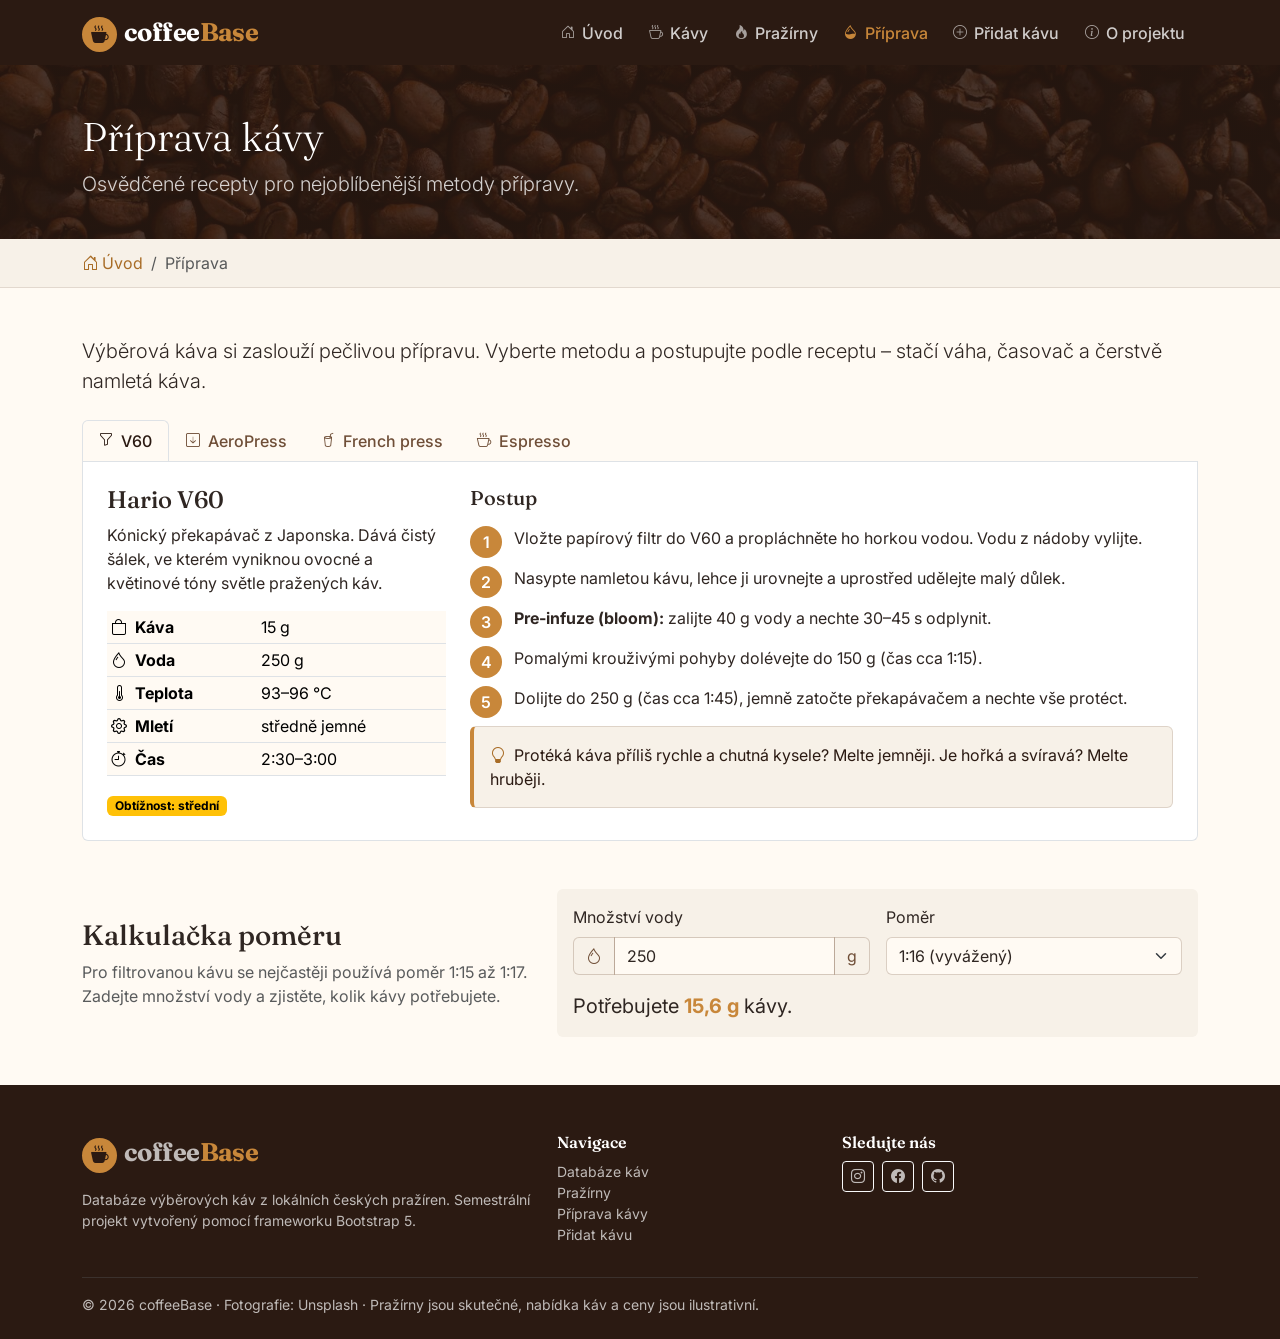
<file: priprava.html>
<!DOCTYPE html>
<html lang="cs">
<head>
  <meta charset="UTF-8">
  <meta name="viewport" content="width=device-width, initial-scale=1">
  <title>Příprava kávy – coffeeBase</title>
  <meta name="description" content="Recepty na přípravu výběrové kávy: V60, AeroPress, French press a espresso.">
  <link rel="preconnect" href="https://fonts.googleapis.com">
  <link rel="preconnect" href="https://fonts.gstatic.com" crossorigin>
  <link href="https://fonts.googleapis.com/css2?family=Fraunces:opsz,wght@9..144,600;9..144,700&family=Inter:wght@400;500;600&display=swap" rel="stylesheet">
  <link href="https://cdn.jsdelivr.net/npm/bootstrap@5.3.3/dist/css/bootstrap.min.css" rel="stylesheet" integrity="sha384-QWTKZyjpPEjISv5WaRU9OFeRpok6YctnYmDr5pNlyT2bRjXh0JMhjY6hW+ALEwIH" crossorigin="anonymous">
  <link href="https://cdn.jsdelivr.net/npm/bootstrap-icons@1.11.3/font/bootstrap-icons.min.css" rel="stylesheet" integrity="sha384-XGjxtQfXaH2tnPFa9x+ruJTuLE3Aa6LhHSWRr1XeTyhezb4abCG4ccI5AkVDxqC+" crossorigin="anonymous">
  <link rel="icon" href="img/favicon.svg" type="image/svg+xml">
  <link href="css/style.css" rel="stylesheet">
</head>
<body>

  <!-- Logo a hlavní menu -->
  <nav class="navbar navbar-expand-lg navbar-dark navbar-coffee sticky-top">
    <div class="container">
      <a class="navbar-brand brand-logo" href="index.html">
        <span class="brand-mark"><i class="bi bi-cup-hot-fill"></i></span>coffee<span class="brand-accent">Base</span>
      </a>
      <button class="navbar-toggler" type="button" data-bs-toggle="collapse" data-bs-target="#mainNav" aria-controls="mainNav" aria-expanded="false" aria-label="Přepnout navigaci">
        <span class="navbar-toggler-icon"></span>
      </button>
      <div class="collapse navbar-collapse" id="mainNav">
        <ul class="navbar-nav ms-auto">
          <li class="nav-item"><a class="nav-link" href="index.html"><i class="bi bi-house-door"></i>Úvod</a></li>
          <li class="nav-item"><a class="nav-link" href="kavy.html"><i class="bi bi-cup-hot"></i>Kávy</a></li>
          <li class="nav-item"><a class="nav-link" href="prazirny.html"><i class="bi bi-fire"></i>Pražírny</a></li>
          <li class="nav-item"><a class="nav-link active" aria-current="page" href="priprava.html"><i class="bi bi-droplet-half"></i>Příprava</a></li>
          <li class="nav-item"><a class="nav-link" href="pridat.html"><i class="bi bi-plus-circle"></i>Přidat kávu</a></li>
          <li class="nav-item"><a class="nav-link" href="o-projektu.html"><i class="bi bi-info-circle"></i>O projektu</a></li>
        </ul>
      </div>
    </div>
  </nav>

  <header class="page-header">
    <div class="container">
      <h1 class="display-6">Příprava kávy</h1>
      <p class="lead mb-0">Osvědčené recepty pro nejoblíbenější metody přípravy.</p>
    </div>
  </header>

  <!-- Drobečková navigace -->
  <div class="breadcrumb-wrap">
    <div class="container">
      <nav aria-label="breadcrumb">
        <ol class="breadcrumb">
          <li class="breadcrumb-item"><a href="index.html"><i class="bi bi-house-door me-1"></i>Úvod</a></li>
          <li class="breadcrumb-item active" aria-current="page">Příprava</li>
        </ol>
      </nav>
    </div>
  </div>

  <main class="py-5">
    <div class="container">
      <p class="lead mb-4">Výběrová káva si zaslouží pečlivou přípravu. Vyberte metodu a postupujte podle receptu – stačí váha, časovač a čerstvě namletá káva.</p>

      <!-- Záložky s metodami přípravy -->
      <ul class="nav nav-tabs flex-nowrap overflow-x-auto overflow-y-hidden" id="brewTabs" role="tablist">
        <li class="nav-item" role="presentation">
          <button class="nav-link active text-nowrap" id="v60-tab" data-bs-toggle="tab" data-bs-target="#v60" type="button" role="tab" aria-controls="v60" aria-selected="true"><i class="bi bi-funnel"></i>V60</button>
        </li>
        <li class="nav-item" role="presentation">
          <button class="nav-link text-nowrap" id="aeropress-tab" data-bs-toggle="tab" data-bs-target="#aeropress" type="button" role="tab" aria-controls="aeropress" aria-selected="false"><i class="bi bi-arrow-down-square"></i>AeroPress</button>
        </li>
        <li class="nav-item" role="presentation">
          <button class="nav-link text-nowrap" id="frenchpress-tab" data-bs-toggle="tab" data-bs-target="#frenchpress" type="button" role="tab" aria-controls="frenchpress" aria-selected="false"><i class="bi bi-cup-straw"></i>French press</button>
        </li>
        <li class="nav-item" role="presentation">
          <button class="nav-link text-nowrap" id="espresso-tab" data-bs-toggle="tab" data-bs-target="#espresso" type="button" role="tab" aria-controls="espresso" aria-selected="false"><i class="bi bi-cup-hot"></i>Espresso</button>
        </li>
      </ul>

      <div class="tab-content border border-top-0 rounded-bottom p-4 bg-white" id="brewTabsContent">

        <!-- V60 -->
        <div class="tab-pane fade show active" id="v60" role="tabpanel" aria-labelledby="v60-tab" tabindex="0">
          <div class="row g-4">
            <div class="col-lg-4">
              <h2 class="h4">Hario V60</h2>
              <p>Kónický překapávač z Japonska. Dává čistý šálek, ve kterém vyniknou ovocné a květinové tóny světle pražených káv.</p>
              <table class="table table-sm">
                <tbody>
                  <tr><th scope="row"><i class="bi bi-bag me-2"></i>Káva</th><td>15 g</td></tr>
                  <tr><th scope="row"><i class="bi bi-droplet me-2"></i>Voda</th><td>250 g</td></tr>
                  <tr><th scope="row"><i class="bi bi-thermometer-half me-2"></i>Teplota</th><td>93–96 °C</td></tr>
                  <tr><th scope="row"><i class="bi bi-gear me-2"></i>Mletí</th><td>středně jemné</td></tr>
                  <tr><th scope="row"><i class="bi bi-stopwatch me-2"></i>Čas</th><td>2:30–3:00</td></tr>
                </tbody>
              </table>
              <span class="badge text-bg-warning">Obtížnost: střední</span>
            </div>
            <div class="col-lg-8">
              <h3 class="h5 mb-3">Postup</h3>
              <ol class="recipe-steps">
                <li class="recipe-step">Vložte papírový filtr do V60 a propláchněte ho horkou vodou. Vodu z nádoby vylijte.</li>
                <li class="recipe-step">Nasypte namletou kávu, lehce ji urovnejte a uprostřed udělejte malý důlek.</li>
                <li class="recipe-step"><strong>Pre-infuze (bloom):</strong> zalijte 40 g vody a nechte 30–45 s odplynit.</li>
                <li class="recipe-step">Pomalými krouživými pohyby dolévejte do 150 g (čas cca 1:15).</li>
                <li class="recipe-step">Dolijte do 250 g (čas cca 1:45), jemně zatočte překapávačem a nechte vše protéct.</li>
              </ol>
              <div class="alert alert-info mb-0"><i class="bi bi-lightbulb me-2"></i>Protéká káva příliš rychle a chutná kysele? Melte jemněji. Je hořká a svíravá? Melte hruběji.</div>
            </div>
          </div>
        </div>

        <!-- AeroPress -->
        <div class="tab-pane fade" id="aeropress" role="tabpanel" aria-labelledby="aeropress-tab" tabindex="0">
          <div class="row g-4">
            <div class="col-lg-4">
              <h2 class="h4">AeroPress</h2>
              <p>Odolná plastová „stříkačka“, se kterou připravíte kávu doma, v kanceláři i na cestách. Odpouští chyby a je skvělá pro začátečníky.</p>
              <table class="table table-sm">
                <tbody>
                  <tr><th scope="row"><i class="bi bi-bag me-2"></i>Káva</th><td>15 g</td></tr>
                  <tr><th scope="row"><i class="bi bi-droplet me-2"></i>Voda</th><td>230 g</td></tr>
                  <tr><th scope="row"><i class="bi bi-thermometer-half me-2"></i>Teplota</th><td>85–90 °C</td></tr>
                  <tr><th scope="row"><i class="bi bi-gear me-2"></i>Mletí</th><td>středně jemné</td></tr>
                  <tr><th scope="row"><i class="bi bi-stopwatch me-2"></i>Čas</th><td>2:00</td></tr>
                </tbody>
              </table>
              <span class="badge text-bg-success">Obtížnost: snadná</span>
            </div>
            <div class="col-lg-8">
              <h3 class="h5 mb-3">Postup</h3>
              <ol class="recipe-steps">
                <li class="recipe-step">Vložte papírový filtr do sítka, propláchněte ho a sítko našroubujte na válec.</li>
                <li class="recipe-step">Postavte AeroPress na hrnek a nasypte namletou kávu.</li>
                <li class="recipe-step">Zalijte 230 g vody a 10 s míchejte.</li>
                <li class="recipe-step">Nasaďte píst asi 1 cm do válce (vytvoří podtlak, káva nekape) a nechte louhovat do 1:30.</li>
                <li class="recipe-step">Pomalu a rovnoměrně protlačte píst – mělo by to trvat asi 30 s.</li>
              </ol>
              <div class="alert alert-info mb-0"><i class="bi bi-lightbulb me-2"></i>Chcete silnější nápoj? Použijte 18 g kávy a výsledek nařeďte horkou vodou podle chuti.</div>
            </div>
          </div>
        </div>

        <!-- French press -->
        <div class="tab-pane fade" id="frenchpress" role="tabpanel" aria-labelledby="frenchpress-tab" tabindex="0">
          <div class="row g-4">
            <div class="col-lg-4">
              <h2 class="h4">French press</h2>
              <p>Klasická konvička s pístem a kovovým sítkem. Káva má plné tělo a sametovou texturu, protože kovové sítko propustí kávové oleje.</p>
              <table class="table table-sm">
                <tbody>
                  <tr><th scope="row"><i class="bi bi-bag me-2"></i>Káva</th><td>30 g</td></tr>
                  <tr><th scope="row"><i class="bi bi-droplet me-2"></i>Voda</th><td>500 g</td></tr>
                  <tr><th scope="row"><i class="bi bi-thermometer-half me-2"></i>Teplota</th><td>94 °C</td></tr>
                  <tr><th scope="row"><i class="bi bi-gear me-2"></i>Mletí</th><td>hrubé</td></tr>
                  <tr><th scope="row"><i class="bi bi-stopwatch me-2"></i>Čas</th><td>4:00 + 5:00</td></tr>
                </tbody>
              </table>
              <span class="badge text-bg-success">Obtížnost: snadná</span>
            </div>
            <div class="col-lg-8">
              <h3 class="h5 mb-3">Postup</h3>
              <ol class="recipe-steps">
                <li class="recipe-step">Nasypte hrubě namletou kávu do konvičky a zalijte ji 500 g vody.</li>
                <li class="recipe-step">Nechte 4 minuty louhovat bez míchání.</li>
                <li class="recipe-step">Lžící rozbijte krustu na hladině a seberte pěnu i plovoucí částice.</li>
                <li class="recipe-step">Počkejte dalších 5 minut, aby jemné částice klesly ke dnu.</li>
                <li class="recipe-step">Píst jen lehce stlačte k hladině (ne až dolů) a pomalu nalévejte.</li>
              </ol>
              <div class="alert alert-info mb-0"><i class="bi bi-lightbulb me-2"></i>Delší čekání po rozbití krusty dá čistší šálek s menším množstvím kalu.</div>
            </div>
          </div>
        </div>

        <!-- Espresso -->
        <div class="tab-pane fade" id="espresso" role="tabpanel" aria-labelledby="espresso-tab" tabindex="0">
          <div class="row g-4">
            <div class="col-lg-4">
              <h2 class="h4">Espresso</h2>
              <p>Koncentrovaný nápoj připravený tlakem kolem 9 barů. Základ pro cappuccino, flat white i latte. Vyžaduje kvalitní mlýnek a trpělivost.</p>
              <table class="table table-sm">
                <tbody>
                  <tr><th scope="row"><i class="bi bi-bag me-2"></i>Káva</th><td>18 g</td></tr>
                  <tr><th scope="row"><i class="bi bi-droplet me-2"></i>Nápoj</th><td>36 g</td></tr>
                  <tr><th scope="row"><i class="bi bi-thermometer-half me-2"></i>Teplota</th><td>93 °C</td></tr>
                  <tr><th scope="row"><i class="bi bi-gear me-2"></i>Mletí</th><td>jemné</td></tr>
                  <tr><th scope="row"><i class="bi bi-stopwatch me-2"></i>Čas</th><td>25–30 s</td></tr>
                </tbody>
              </table>
              <span class="badge text-bg-danger">Obtížnost: náročná</span>
            </div>
            <div class="col-lg-8">
              <h3 class="h5 mb-3">Postup</h3>
              <ol class="recipe-steps">
                <li class="recipe-step">Nahřejte kávovar i páku a před přípravou propláchněte spařovací hlavu.</li>
                <li class="recipe-step">Nasypte 18 g čerstvě namleté kávy do suchého sítka.</li>
                <li class="recipe-step">Kávu rovnoměrně rozprostřete a pevně a rovně utlačte tamperem.</li>
                <li class="recipe-step">Nasaďte páku, spusťte extrakci a postavte šálek na váhu.</li>
                <li class="recipe-step">Zastavte při 36 g nápoje. Trvalo to výrazně méně než 25 s? Melte jemněji.</li>
              </ol>
              <div class="alert alert-info mb-0"><i class="bi bi-lightbulb me-2"></i>Pro espresso volte kávy s profilem pražení <em>Espresso</em> nebo <em>Omni</em> – najdete je v <a href="kavy.html" class="alert-link">databázi káv</a>.</div>
            </div>
          </div>
        </div>
      </div>

      <!-- Kalkulačka poměru -->
      <section class="mt-5">
        <div class="row g-4 align-items-center">
          <div class="col-lg-5">
            <h2 class="h3">Kalkulačka poměru</h2>
            <p class="text-body-secondary mb-0">Pro filtrovanou kávu se nejčastěji používá poměr 1:15 až 1:17. Zadejte množství vody a zjistěte, kolik kávy potřebujete.</p>
          </div>
          <div class="col-lg-7">
            <div class="card border-0 bg-cream">
              <div class="card-body">
                <div class="row g-3">
                  <div class="col-sm-6">
                    <label for="calcWater" class="form-label">Množství vody</label>
                    <div class="input-group">
                      <span class="input-group-text"><i class="bi bi-droplet"></i></span>
                      <input type="number" class="form-control" id="calcWater" value="250" min="50" max="2000" step="10">
                      <span class="input-group-text">g</span>
                    </div>
                  </div>
                  <div class="col-sm-6">
                    <label for="calcRatio" class="form-label">Poměr</label>
                    <select id="calcRatio" class="form-select">
                      <option value="15">1:15 (silnější)</option>
                      <option value="16" selected>1:16 (vyvážený)</option>
                      <option value="17">1:17 (lehčí)</option>
                    </select>
                  </div>
                </div>
                <p class="mt-3 mb-0 fs-5">Potřebujete <strong class="text-caramel" id="calcResult">15,6 g</strong> kávy.</p>
              </div>
            </div>
          </div>
        </div>
      </section>
    </div>
  </main>

  <script>
    // Kalkulačka poměru kávy a vody
    (() => {
      const water = document.getElementById('calcWater');
      const ratio = document.getElementById('calcRatio');
      const result = document.getElementById('calcResult');
      const update = () => {
        const grams = (Number(water.value) || 0) / Number(ratio.value);
        result.textContent = grams.toLocaleString('cs-CZ', { maximumFractionDigits: 1 }) + ' g';
      };
      water.addEventListener('input', update);
      ratio.addEventListener('change', update);
      update();
    })();
  </script>

  <!-- Patička -->
  <footer class="site-footer pt-5 pb-4">
    <div class="container">
      <div class="row g-4">
        <div class="col-md-5">
          <a class="brand-logo text-decoration-none" href="index.html"><span class="brand-mark"><i class="bi bi-cup-hot-fill"></i></span>coffee<span class="brand-accent">Base</span></a>
          <p class="mt-3 small">Databáze výběrových káv z lokálních českých pražíren. Semestrální projekt vytvořený pomocí frameworku Bootstrap 5.</p>
        </div>
        <div class="col-6 col-md-3">
          <h5>Navigace</h5>
          <ul class="list-unstyled small">
            <li><a href="kavy.html">Databáze káv</a></li>
            <li><a href="prazirny.html">Pražírny</a></li>
            <li><a href="priprava.html">Příprava kávy</a></li>
            <li><a href="pridat.html">Přidat kávu</a></li>
          </ul>
        </div>
        <div class="col-6 col-md-4">
          <h5>Sledujte nás</h5>
          <div class="d-flex gap-2">
            <a href="#" class="btn btn-outline-light btn-sm" aria-label="Instagram"><i class="bi bi-instagram"></i></a>
            <a href="#" class="btn btn-outline-light btn-sm" aria-label="Facebook"><i class="bi bi-facebook"></i></a>
            <a href="#" class="btn btn-outline-light btn-sm" aria-label="GitHub"><i class="bi bi-github"></i></a>
          </div>
        </div>
      </div>
      <hr class="border-secondary">
      <p class="small mb-0">&copy; 2026 coffeeBase · Fotografie: Unsplash · Pražírny jsou skutečné, nabídka káv a ceny jsou ilustrativní.</p>
    </div>
  </footer>

  <button type="button" class="btn btn-coffee rounded-circle back-to-top" aria-label="Zpět nahoru"><i class="bi bi-arrow-up"></i></button>

  <script src="https://cdn.jsdelivr.net/npm/bootstrap@5.3.3/dist/js/bootstrap.bundle.min.js" integrity="sha384-YvpcrYf0tY3lHB60NNkmXc5s9fDVZLESaAA55NDzOxhy9GkcIdslK1eN7N6jIeHz" crossorigin="anonymous"></script>
  <script src="js/main.js"></script>
</body>
</html>
</file>
<file: css/style.css>
/* coffeeBase – vlastní styly nad Bootstrapem 5 */

:root {
  --cb-espresso: #2b1a12;
  --cb-coffee: #6f4e37;
  --cb-caramel: #c8873a;
  --cb-caramel-dark: #a86c26;
  --cb-cream: #f7f1e8;
  --cb-milk: #fffaf3;

  --bs-body-font-family: "Inter", system-ui, -apple-system, "Segoe UI", sans-serif;
  --bs-body-bg: var(--cb-milk);
  --bs-body-color: #2f2622;
  --bs-link-color-rgb: 168, 108, 38;
  --bs-link-hover-color-rgb: 111, 78, 55;
}

h1, h2, h3, h4, h5, .display-font {
  font-family: "Fraunces", Georgia, serif;
  font-weight: 600;
  color: var(--cb-espresso);
}

/* ---------- Logo a navigace ---------- */
.navbar-coffee {
  background-color: var(--cb-espresso);
}

.navbar-coffee .nav-link {
  color: rgba(255, 255, 255, .78);
  font-weight: 500;
}

.navbar-coffee .nav-link:hover,
.navbar-coffee .nav-link:focus {
  color: #fff;
}

.navbar-coffee .nav-link.active {
  color: var(--cb-caramel);
}

/* ikona menšího a lehčího řezu, aby opticky odpovídala textu */
.navbar-coffee .navbar-nav .nav-link {
  display: inline-flex;
  align-items: center;
  gap: .45rem;
}

.navbar-coffee .nav-link .bi {
  font-size: .875em;
  line-height: 1;
  opacity: .75;
}

.navbar-coffee .nav-link .bi::before { vertical-align: 0; }

.navbar-coffee .nav-link.active .bi,
.navbar-coffee .nav-link:hover .bi { opacity: 1; }

@media (min-width: 992px) {
  .navbar-coffee .navbar-nav .nav-link {
    padding-left: .8rem;
    padding-right: .8rem;
  }
}

.brand-logo {
  font-family: "Fraunces", Georgia, serif;
  font-size: 1.6rem;
  font-weight: 700;
  color: #fff;
  letter-spacing: -.02em;
}

.brand-logo:hover { color: #fff; }

.brand-logo .brand-mark {
  display: inline-flex;
  align-items: center;
  justify-content: center;
  width: 2.2rem;
  height: 2.2rem;
  border-radius: 50%;
  background: var(--cb-caramel);
  color: var(--cb-espresso);
  font-size: 1.1rem;
  margin-right: .4rem;
  vertical-align: middle;
  transition: background-color .2s ease;
}

.brand-logo:hover .brand-mark,
.brand-logo:focus-visible .brand-mark { background: #fff; }

.brand-logo .brand-accent { color: var(--cb-caramel); }

/* ---------- Tlačítka v barvách projektu ---------- */
.btn-coffee {
  --bs-btn-color: #fff;
  --bs-btn-bg: var(--cb-caramel);
  --bs-btn-border-color: var(--cb-caramel);
  --bs-btn-hover-color: #fff;
  --bs-btn-hover-bg: var(--cb-caramel-dark);
  --bs-btn-hover-border-color: var(--cb-caramel-dark);
  --bs-btn-active-bg: var(--cb-caramel-dark);
  --bs-btn-active-border-color: var(--cb-caramel-dark);
  --bs-btn-focus-shadow-rgb: 200, 135, 58;
}

.btn-outline-coffee {
  --bs-btn-color: var(--cb-coffee);
  --bs-btn-border-color: var(--cb-coffee);
  --bs-btn-hover-color: #fff;
  --bs-btn-hover-bg: var(--cb-coffee);
  --bs-btn-hover-border-color: var(--cb-coffee);
  --bs-btn-active-color: #fff;
  --bs-btn-active-bg: var(--cb-coffee);
  --bs-btn-active-border-color: var(--cb-coffee);
  --bs-btn-focus-shadow-rgb: 111, 78, 55;
}

.btn-link {
  --bs-btn-color: var(--cb-caramel-dark);
  --bs-btn-hover-color: var(--cb-coffee);
}

.text-caramel { color: var(--cb-caramel) !important; }
.bg-cream { background-color: var(--cb-cream) !important; }
.bg-espresso { background-color: var(--cb-espresso) !important; }

/* ---------- Carousel ---------- */
.hero-carousel .carousel-item img {
  height: 520px;
  object-fit: cover;
  filter: brightness(.55);
}

.hero-carousel .carousel-caption {
  bottom: 18%;
  text-align: left;
  left: 0;
  right: 0;
}

.hero-carousel .carousel-caption h2 {
  color: #fff;
  font-size: clamp(1.6rem, 4vw, 3rem);
}

.hero-carousel .carousel-caption p {
  max-width: 34rem;
  font-size: 1.1rem;
}

/* šipky dole v rozích na úrovni indikátorů, aby nepřekrývaly text zarovnaný na container */
.hero-carousel .carousel-control-prev,
.hero-carousel .carousel-control-next {
  top: auto;
  width: 3.5rem;
  height: 3.5rem;
}

@media (max-width: 767.98px) {
  .hero-carousel .carousel-item img { height: 360px; }
  .hero-carousel .carousel-caption { bottom: 12%; }
  .hero-carousel .carousel-caption p { font-size: .95rem; }
}

/* ---------- Záhlaví podstránek ---------- */
.page-header {
  background:
    linear-gradient(rgba(43, 26, 18, .82), rgba(43, 26, 18, .82)),
    url("../img/slide-zrna.jpg") center / cover;
  color: #fff;
  padding: 3rem 0 2.5rem;
}

.page-header h1 { color: #fff; }
.page-header .lead { color: rgba(255, 255, 255, .8); }

.breadcrumb-wrap {
  background: var(--cb-cream);
  border-bottom: 1px solid rgba(111, 78, 55, .15);
}

.breadcrumb { margin: 0; padding: .75rem 0; }
.breadcrumb a { text-decoration: none; }

/* ---------- Karty a obsah ---------- */
.feature-icon {
  display: inline-flex;
  align-items: center;
  justify-content: center;
  width: 3.5rem;
  height: 3.5rem;
  border-radius: 1rem;
  background: #fff;
  box-shadow: 0 .25rem .75rem rgba(43, 26, 18, .08);
  color: var(--cb-caramel);
  font-size: 1.6rem;
}

.card-coffee {
  border: 1px solid rgba(111, 78, 55, .12);
  transition: transform .2s ease, box-shadow .2s ease;
}

.card-coffee:hover {
  transform: translateY(-4px);
  box-shadow: 0 .75rem 1.5rem rgba(43, 26, 18, .12);
}

.card-coffee .card-img-top {
  height: 200px;
  object-fit: cover;
}

.stat-number {
  font-family: "Fraunces", Georgia, serif;
  font-size: 2.6rem;
  font-weight: 700;
  color: var(--cb-caramel);
  line-height: 1;
}

.note-badge {
  background: var(--cb-cream);
  color: var(--cb-coffee);
  border: 1px solid rgba(111, 78, 55, .2);
  font-weight: 500;
}

.roaster-avatar {
  width: 3rem;
  height: 3rem;
  border-radius: 50%;
  background: var(--cb-espresso);
  color: var(--cb-caramel);
  display: inline-flex;
  align-items: center;
  justify-content: center;
  font-family: "Fraunces", Georgia, serif;
  font-weight: 700;
  font-size: 1.2rem;
  flex-shrink: 0;
}

/* ---------- Záložky (Příprava) ---------- */
.nav-tabs .nav-link { color: var(--cb-coffee); font-weight: 500; }
.nav-tabs .nav-link.active { color: var(--cb-espresso); }

.nav-tabs .nav-link {
  display: inline-flex;
  align-items: center;
  gap: .5rem;
}

.nav-tabs .nav-link .bi {
  font-size: .9em;
  line-height: 1;
}

.nav-tabs .nav-link .bi::before { vertical-align: 0; }

@media (max-width: 575.98px) {
  .nav-tabs .nav-link { padding: .5rem .35rem; font-size: .85rem; gap: .3rem; }
}

.recipe-step {
  counter-increment: step;
  position: relative;
  padding-left: 2.75rem;
  margin-bottom: 1rem;
}

.recipe-step::before {
  content: counter(step);
  position: absolute;
  left: 0;
  top: 0;
  width: 2rem;
  height: 2rem;
  border-radius: 50%;
  background: var(--cb-caramel);
  color: #fff;
  font-weight: 600;
  display: flex;
  align-items: center;
  justify-content: center;
}

.recipe-steps { counter-reset: step; list-style: none; padding: 0; }

/* ---------- Accordion ---------- */
.accordion {
  --bs-accordion-active-color: var(--cb-espresso);
  --bs-accordion-active-bg: var(--cb-cream);
  --bs-accordion-btn-focus-box-shadow: 0 0 0 .25rem rgba(200, 135, 58, .25);
  --bs-accordion-btn-icon: url("data:image/svg+xml,%3csvg xmlns='http://www.w3.org/2000/svg' viewBox='0 0 16 16' fill='none' stroke='%236f4e37' stroke-linecap='round' stroke-linejoin='round'%3e%3cpath d='M2 5L8 11L14 5'/%3e%3c/svg%3e");
  --bs-accordion-btn-active-icon: url("data:image/svg+xml,%3csvg xmlns='http://www.w3.org/2000/svg' viewBox='0 0 16 16' fill='none' stroke='%23c8873a' stroke-linecap='round' stroke-linejoin='round'%3e%3cpath d='M2 5L8 11L14 5'/%3e%3c/svg%3e");
}

/* ---------- Alerty ---------- */
.alert-info {
  --bs-alert-color: var(--cb-espresso);
  --bs-alert-bg: var(--cb-cream);
  --bs-alert-border-color: rgba(111, 78, 55, .18);
  --bs-alert-link-color: var(--cb-caramel-dark);
}

.alert-warning {
  --bs-alert-color: #5a3a14;
  --bs-alert-bg: #fbeedb;
  --bs-alert-border-color: rgba(200, 135, 58, .35);
  --bs-alert-link-color: #5a3a14;
}

.alert-info,
.alert-warning { border-left: 4px solid var(--cb-caramel); }

.alert-info .bi,
.alert-warning .bi { color: var(--cb-caramel-dark); }

/* ---------- Collapse – časté dotazy ---------- */
.faq-item {
  background: #fff;
  border: 1px solid rgba(111, 78, 55, .15);
  border-radius: .5rem;
  margin-bottom: .5rem;
  overflow: hidden;
}

.faq-toggle {
  --bs-btn-color: var(--cb-espresso);
  --bs-btn-hover-color: var(--cb-espresso);
  --bs-btn-hover-bg: var(--cb-cream);
  --bs-btn-active-color: var(--cb-espresso);
  --bs-btn-active-bg: var(--cb-cream);
  border: 0;
  border-radius: 0;
  padding: .75rem 1rem;
  font-weight: 500;
}

.faq-toggle[aria-expanded="true"] { background-color: var(--cb-cream); }

.faq-toggle:focus-visible { box-shadow: inset 0 0 0 .2rem rgba(200, 135, 58, .35); }

.faq-toggle .bi {
  display: inline-block;
  color: var(--cb-caramel);
  transition: transform .2s ease;
}

.faq-toggle[aria-expanded="true"] .bi { transform: rotate(180deg); }

.faq-answer {
  padding: .75rem 1rem 1rem 2.6rem;
  color: var(--bs-secondary-color);
}

/* ---------- DataTable ---------- */
#coffeeTable {
  --bs-table-bg: #fff;
  --bs-table-border-color: rgba(111, 78, 55, .12);
  --dt-row-stripe: 200, 135, 58;
  --dt-row-hover: 200, 135, 58;
  border-radius: .5rem .5rem 0 0;
  overflow: hidden;
}

#coffeeTable td { vertical-align: middle; }

#coffeeTable thead th {
  position: relative;
  z-index: 0;
  background-color: transparent;
  color: #fff;
  font-weight: 600;
  border-bottom: 0;
  padding-bottom: calc(.5rem + 3px);
}

/* pozadí hlavičky přesahuje o 1 px do sousedních buněk, aby mezi nimi nevznikaly švy */
#coffeeTable thead th::before {
  content: "";
  position: absolute;
  inset: 0 -1px;
  z-index: -1;
  background: linear-gradient(to top, var(--cb-caramel) 3px, var(--cb-espresso) 3px);
}

#coffeeTable.table-striped > tbody > tr:nth-of-type(odd) > * {
  box-shadow: inset 0 0 0 9999px rgba(var(--dt-row-stripe), .07);
}

#coffeeTable.table-hover > tbody > tr:hover > * {
  box-shadow: inset 0 0 0 9999px rgba(var(--dt-row-hover), .16);
}

#coffeeTable thead th.dt-ordering-asc,
#coffeeTable thead th.dt-ordering-desc { color: var(--cb-caramel); }

/* šipka pro rozbalení řádku (DataTables Responsive) */
#coffeeTable.dtr-inline.collapsed > tbody > tr > td.dtr-control::before {
  border-left-color: var(--cb-caramel);
}

#coffeeTable.dtr-inline.collapsed > tbody > tr.dtr-expanded > td.dtr-control::before {
  border-left-color: transparent;
  border-top-color: var(--cb-caramel);
}

.dt-container .dt-info { color: var(--bs-secondary-color); }

.dt-container .pagination {
  --bs-pagination-color: var(--cb-coffee);
  --bs-pagination-bg: #fff;
  --bs-pagination-border-color: rgba(111, 78, 55, .2);
  --bs-pagination-hover-color: var(--cb-espresso);
  --bs-pagination-hover-bg: var(--cb-cream);
  --bs-pagination-hover-border-color: rgba(111, 78, 55, .2);
  --bs-pagination-focus-color: var(--cb-espresso);
  --bs-pagination-focus-bg: var(--cb-cream);
  --bs-pagination-focus-box-shadow: 0 0 0 .25rem rgba(200, 135, 58, .25);
  --bs-pagination-active-bg: var(--cb-caramel);
  --bs-pagination-active-border-color: var(--cb-caramel);
  --bs-pagination-disabled-color: rgba(111, 78, 55, .4);
  --bs-pagination-disabled-bg: var(--cb-milk);
  --bs-pagination-disabled-border-color: rgba(111, 78, 55, .2);
}

/* štítky profilu pražení */
.badge-filtr { background-color: var(--cb-cream); color: var(--cb-coffee); border: 1px solid rgba(111, 78, 55, .25); }
.badge-espresso { background-color: var(--cb-espresso); color: #fff; }
.badge-omni { background-color: var(--cb-caramel); color: #fff; }

.sca-score {
  font-weight: 600;
  color: var(--cb-coffee);
}

/* ---------- Formulář ---------- */
.form-section-title {
  font-size: 1.1rem;
  border-bottom: 2px solid var(--cb-cream);
  padding-bottom: .5rem;
  margin-bottom: 1rem;
}

/* teplé rámečky a krémové přídavky místo výchozí šedé */
.form-control,
.form-select,
.form-check-input,
.input-group-text {
  border-color: rgba(111, 78, 55, .25);
}

.input-group-text {
  background-color: var(--cb-cream);
  color: var(--cb-coffee);
}

.form-range::-webkit-slider-runnable-track { background-color: rgba(200, 135, 58, .22); }
.form-range::-moz-range-track { background-color: rgba(200, 135, 58, .22); }

.form-control:focus,
.form-select:focus,
.form-check-input:focus {
  border-color: var(--cb-caramel);
  box-shadow: 0 0 0 .25rem rgba(200, 135, 58, .25);
}

.form-check-input:checked {
  background-color: var(--cb-caramel);
  border-color: var(--cb-caramel);
}

.form-range::-webkit-slider-thumb { background: var(--cb-caramel); }
.form-range::-moz-range-thumb { background: var(--cb-caramel); }

/* při tažení a fokusu místo výchozí modré */
.form-range::-webkit-slider-thumb:active { background: var(--cb-caramel-dark); }
.form-range::-moz-range-thumb:active { background: var(--cb-caramel-dark); }
.form-range:focus::-webkit-slider-thumb { box-shadow: 0 0 0 1px #fff, 0 0 0 .25rem rgba(200, 135, 58, .35); }
.form-range:focus::-moz-range-thumb { box-shadow: 0 0 0 1px #fff, 0 0 0 .25rem rgba(200, 135, 58, .35); }

/* ---------- Patička ---------- */
.site-footer {
  background: var(--cb-espresso);
  color: rgba(255, 255, 255, .7);
}

.site-footer h5 { color: #fff; font-size: 1rem; }
.site-footer a { color: rgba(255, 255, 255, .7); text-decoration: none; }
.site-footer a:hover { color: var(--cb-caramel); }

.back-to-top {
  position: fixed;
  right: 1rem;
  bottom: 1rem;
  z-index: 1030;
  display: none;
}

.back-to-top.show { display: inline-flex; }
</file>
